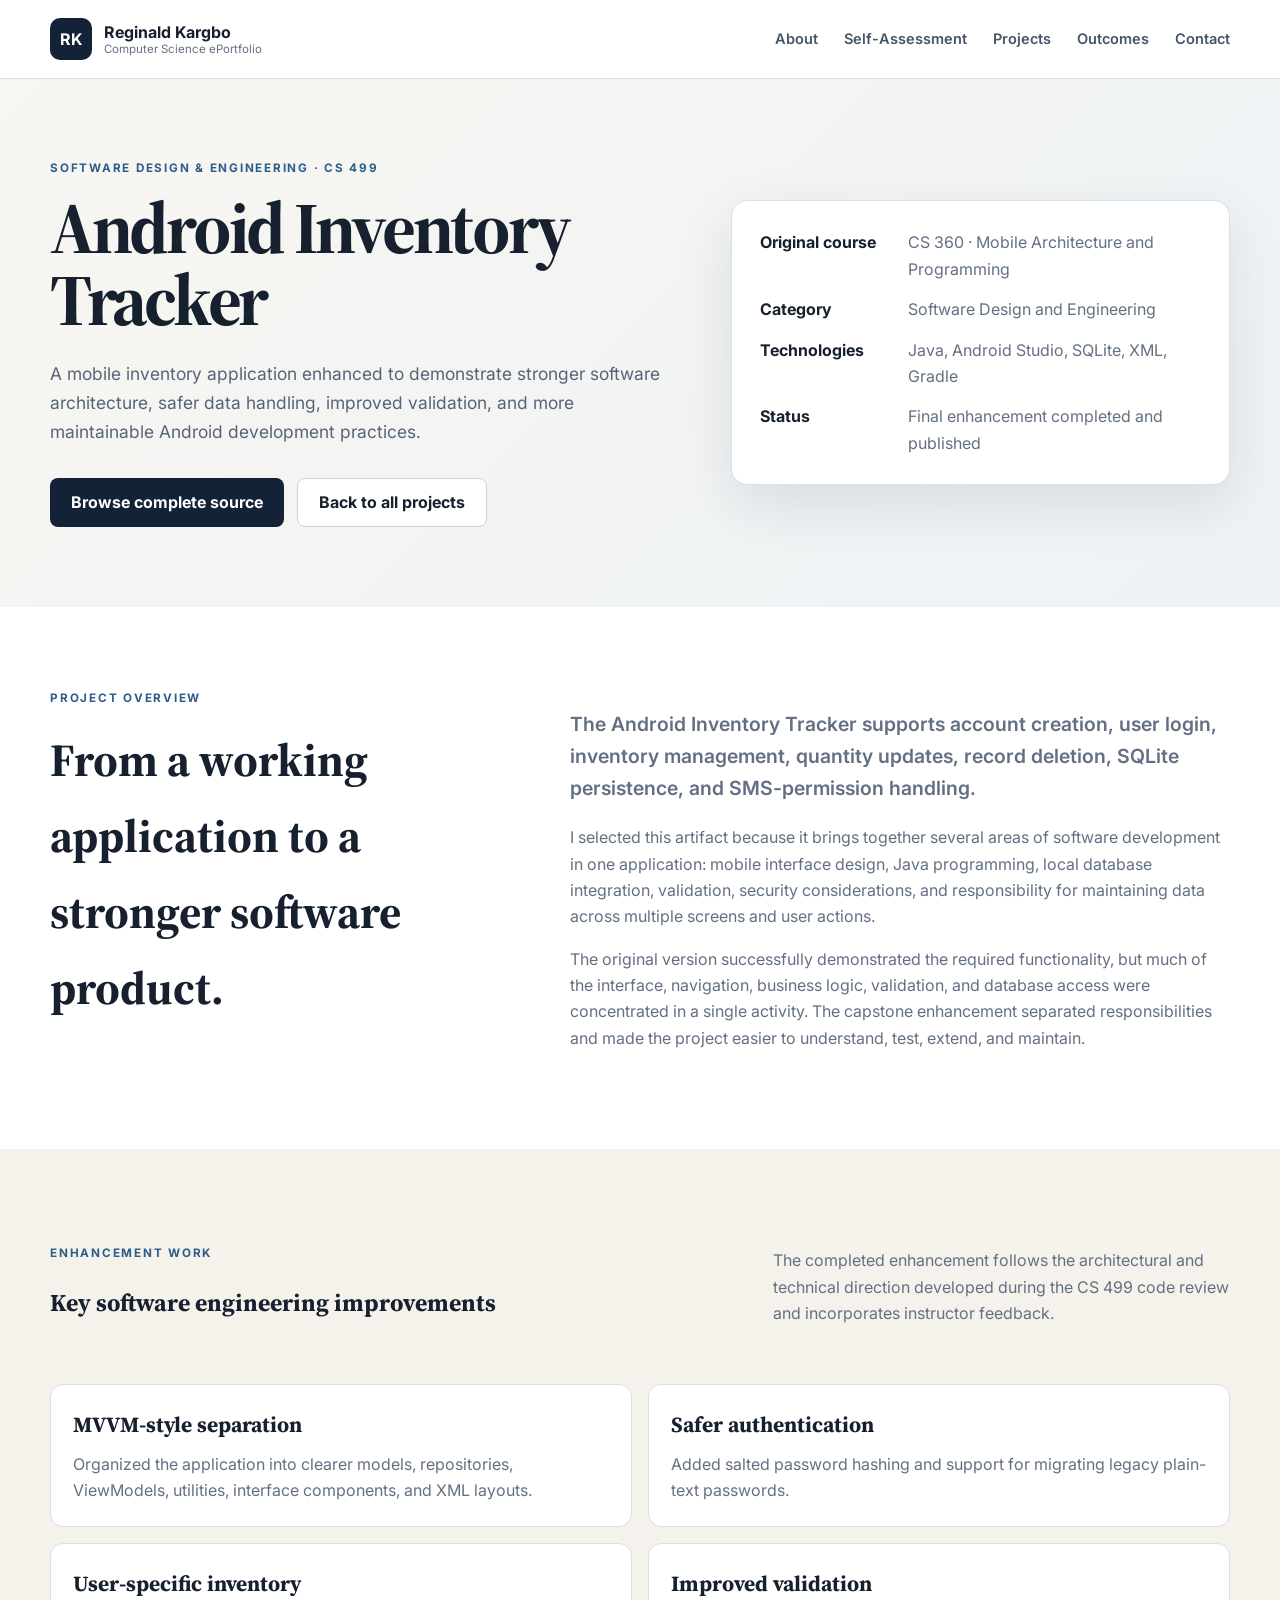
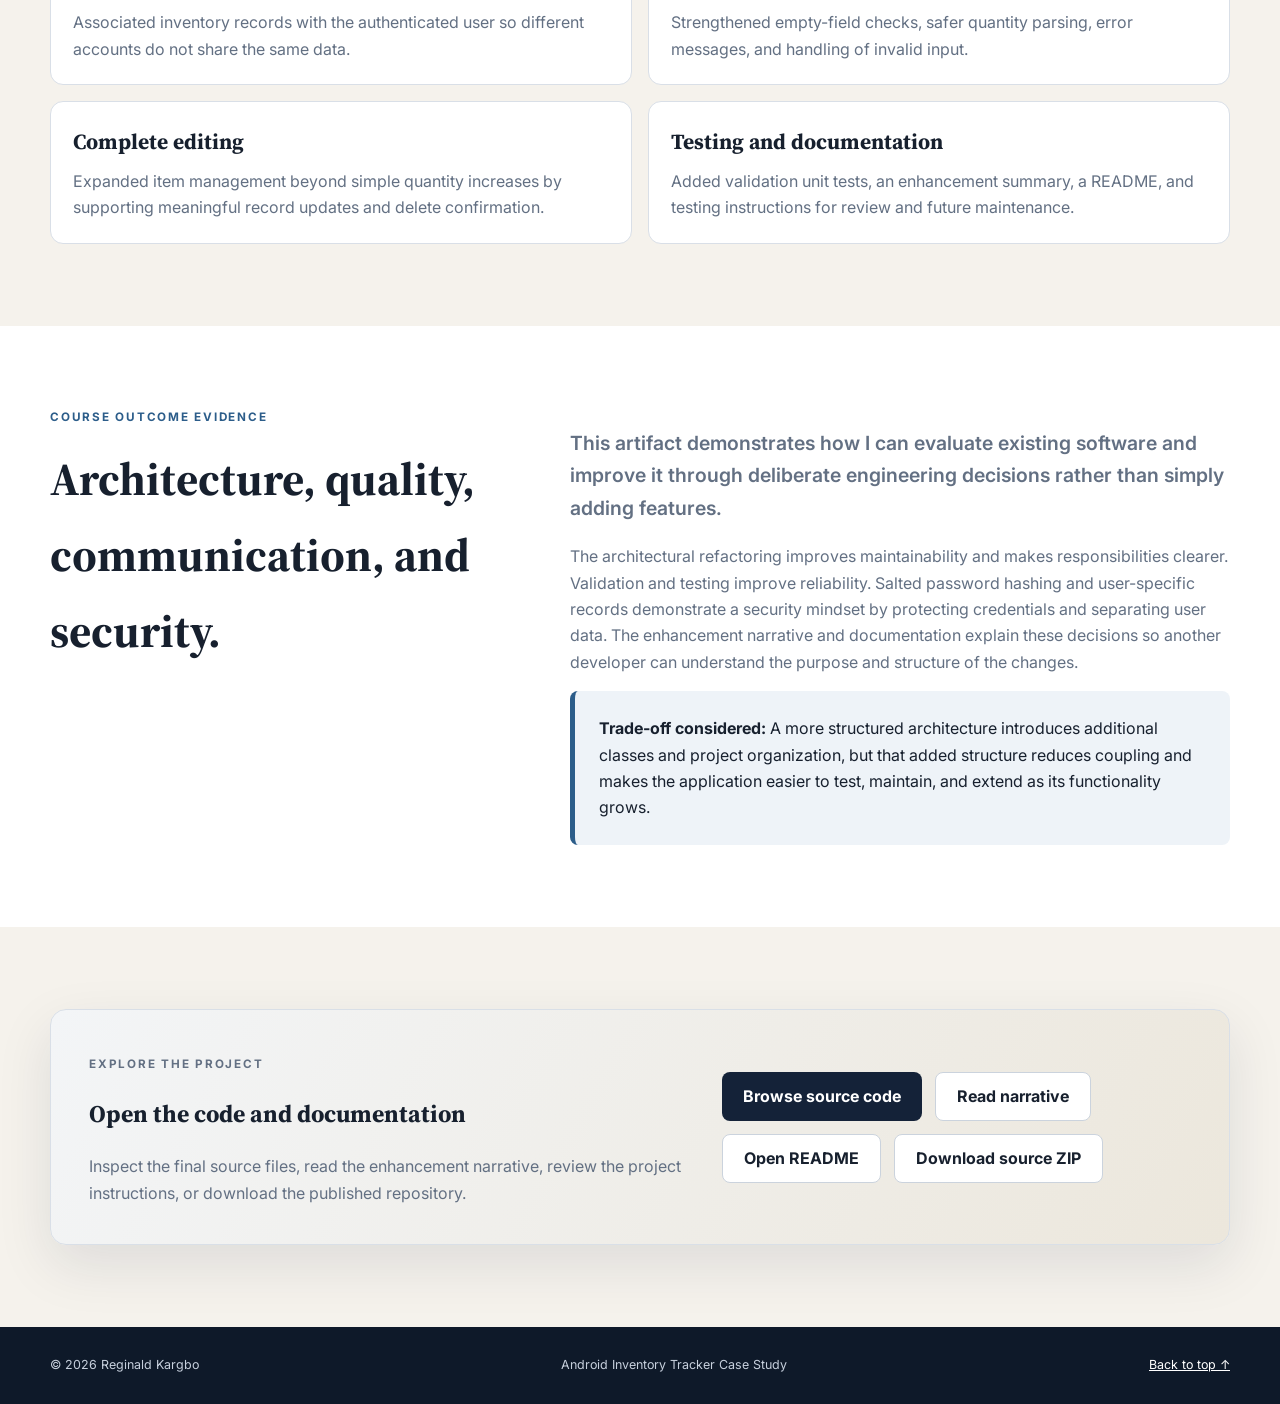
<file: android-inventory-tracker.html>
<!DOCTYPE html>
<html lang="en"><head><meta charset="UTF-8"><meta name="viewport" content="width=device-width,initial-scale=1"><meta name="description" content="Android Inventory Tracker case study by Reginald Kargbo"><title>Android Inventory Tracker | Reginald Kargbo</title><link rel="preconnect" href="https://fonts.googleapis.com"><link rel="preconnect" href="https://fonts.gstatic.com" crossorigin><link href="https://fonts.googleapis.com/css2?family=Inter:wght@400;500;600;700&family=Source+Serif+4:wght@600;700&display=swap" rel="stylesheet"><link rel="stylesheet" href="styles.css"></head><body>
<header class="site-header"><div class="container nav"><a class="brand" href="index.html#home"><span>RK</span><div><strong>Reginald Kargbo</strong><small>Computer Science ePortfolio</small></div></a><nav><a href="index.html#about">About</a><a href="index.html#self-assessment">Self-Assessment</a><a href="index.html#projects">Projects</a><a href="index.html#outcomes">Outcomes</a><a href="index.html#contact">Contact</a></nav></div></header><main>
<section class="case-hero"><div class="container case-hero-grid"><div><p class="eyebrow">Software Design & Engineering · CS 499</p><h1>Android Inventory Tracker</h1><p class="lead">A mobile inventory application enhanced to demonstrate stronger software architecture, safer data handling, improved validation, and more maintainable Android development practices.</p><div class="actions"><a class="btn primary" href="https://github.com/reginald441/CS499-Computer-Science-Capstone/tree/main/projects/android-inventory-tracker" target="_blank">Browse complete source</a><a class="btn secondary" href="index.html#projects">Back to all projects</a></div></div><aside class="case-summary"><dl><dt>Original course</dt><dd>CS 360 · Mobile Architecture and Programming</dd><dt>Category</dt><dd>Software Design and Engineering</dd><dt>Technologies</dt><dd>Java, Android Studio, SQLite, XML, Gradle</dd><dt>Status</dt><dd>Final enhancement completed and published</dd></dl></aside></div></section>
<section class="case-section"><div class="container case-grid"><div><p class="label">Project overview</p><h2>From a working application to a stronger software product.</h2></div><div class="case-copy"><p class="large">The Android Inventory Tracker supports account creation, user login, inventory management, quantity updates, record deletion, SQLite persistence, and SMS-permission handling.</p><p>I selected this artifact because it brings together several areas of software development in one application: mobile interface design, Java programming, local database integration, validation, security considerations, and responsibility for maintaining data across multiple screens and user actions.</p><p>The original version successfully demonstrated the required functionality, but much of the interface, navigation, business logic, validation, and database access were concentrated in a single activity. The capstone enhancement separated responsibilities and made the project easier to understand, test, extend, and maintain.</p></div></div></section>
<section class="case-section alt"><div class="container"><div class="section-head"><div><p class="label">Enhancement work</p><h2>Key software engineering improvements</h2></div><p>The completed enhancement follows the architectural and technical direction developed during the CS 499 code review and incorporates instructor feedback.</p></div><div class="feature-list"><div class="feature-card"><h3>MVVM-style separation</h3><p>Organized the application into clearer models, repositories, ViewModels, utilities, interface components, and XML layouts.</p></div><div class="feature-card"><h3>Safer authentication</h3><p>Added salted password hashing and support for migrating legacy plain-text passwords.</p></div><div class="feature-card"><h3>User-specific inventory</h3><p>Associated inventory records with the authenticated user so different accounts do not share the same data.</p></div><div class="feature-card"><h3>Improved validation</h3><p>Strengthened empty-field checks, safer quantity parsing, error messages, and handling of invalid input.</p></div><div class="feature-card"><h3>Complete editing</h3><p>Expanded item management beyond simple quantity increases by supporting meaningful record updates and delete confirmation.</p></div><div class="feature-card"><h3>Testing and documentation</h3><p>Added validation unit tests, an enhancement summary, a README, and testing instructions for review and future maintenance.</p></div></div></div></section>
<section class="case-section"><div class="container case-grid"><div><p class="label">Course outcome evidence</p><h2>Architecture, quality, communication, and security.</h2></div><div class="case-copy"><p class="large">This artifact demonstrates how I can evaluate existing software and improve it through deliberate engineering decisions rather than simply adding features.</p><p>The architectural refactoring improves maintainability and makes responsibilities clearer. Validation and testing improve reliability. Salted password hashing and user-specific records demonstrate a security mindset by protecting credentials and separating user data. The enhancement narrative and documentation explain these decisions so another developer can understand the purpose and structure of the changes.</p><div class="milestone-note"><strong>Trade-off considered:</strong> A more structured architecture introduces additional classes and project organization, but that added structure reduces coupling and makes the application easier to test, maintain, and extend as its functionality grows.</div></div></div></section>
<section class="case-section alt"><div class="container download-panel"><div><p class="label">Explore the project</p><h2>Open the code and documentation</h2><p>Inspect the final source files, read the enhancement narrative, review the project instructions, or download the published repository.</p></div><div class="contact-actions"><a class="btn primary" href="https://github.com/reginald441/CS499-Computer-Science-Capstone/tree/main/projects/android-inventory-tracker" target="_blank">Browse source code</a><a class="btn secondary" href="https://github.com/reginald441/CS499-Computer-Science-Capstone/blob/main/projects/android-inventory-tracker/ENHANCEMENT_NARRATIVE.md" target="_blank">Read narrative</a><a class="btn secondary" href="https://github.com/reginald441/CS499-Computer-Science-Capstone/blob/main/projects/android-inventory-tracker/README.md" target="_blank">Open README</a><a class="btn secondary" href="https://github.com/reginald441/CS499-Computer-Science-Capstone/archive/refs/heads/main.zip">Download source ZIP</a></div></div></section></main><footer><div class="container foot"><span>© 2026 Reginald Kargbo</span><span>Android Inventory Tracker Case Study</span><a href="#top">Back to top ↑</a></div></footer></body></html>
</file>
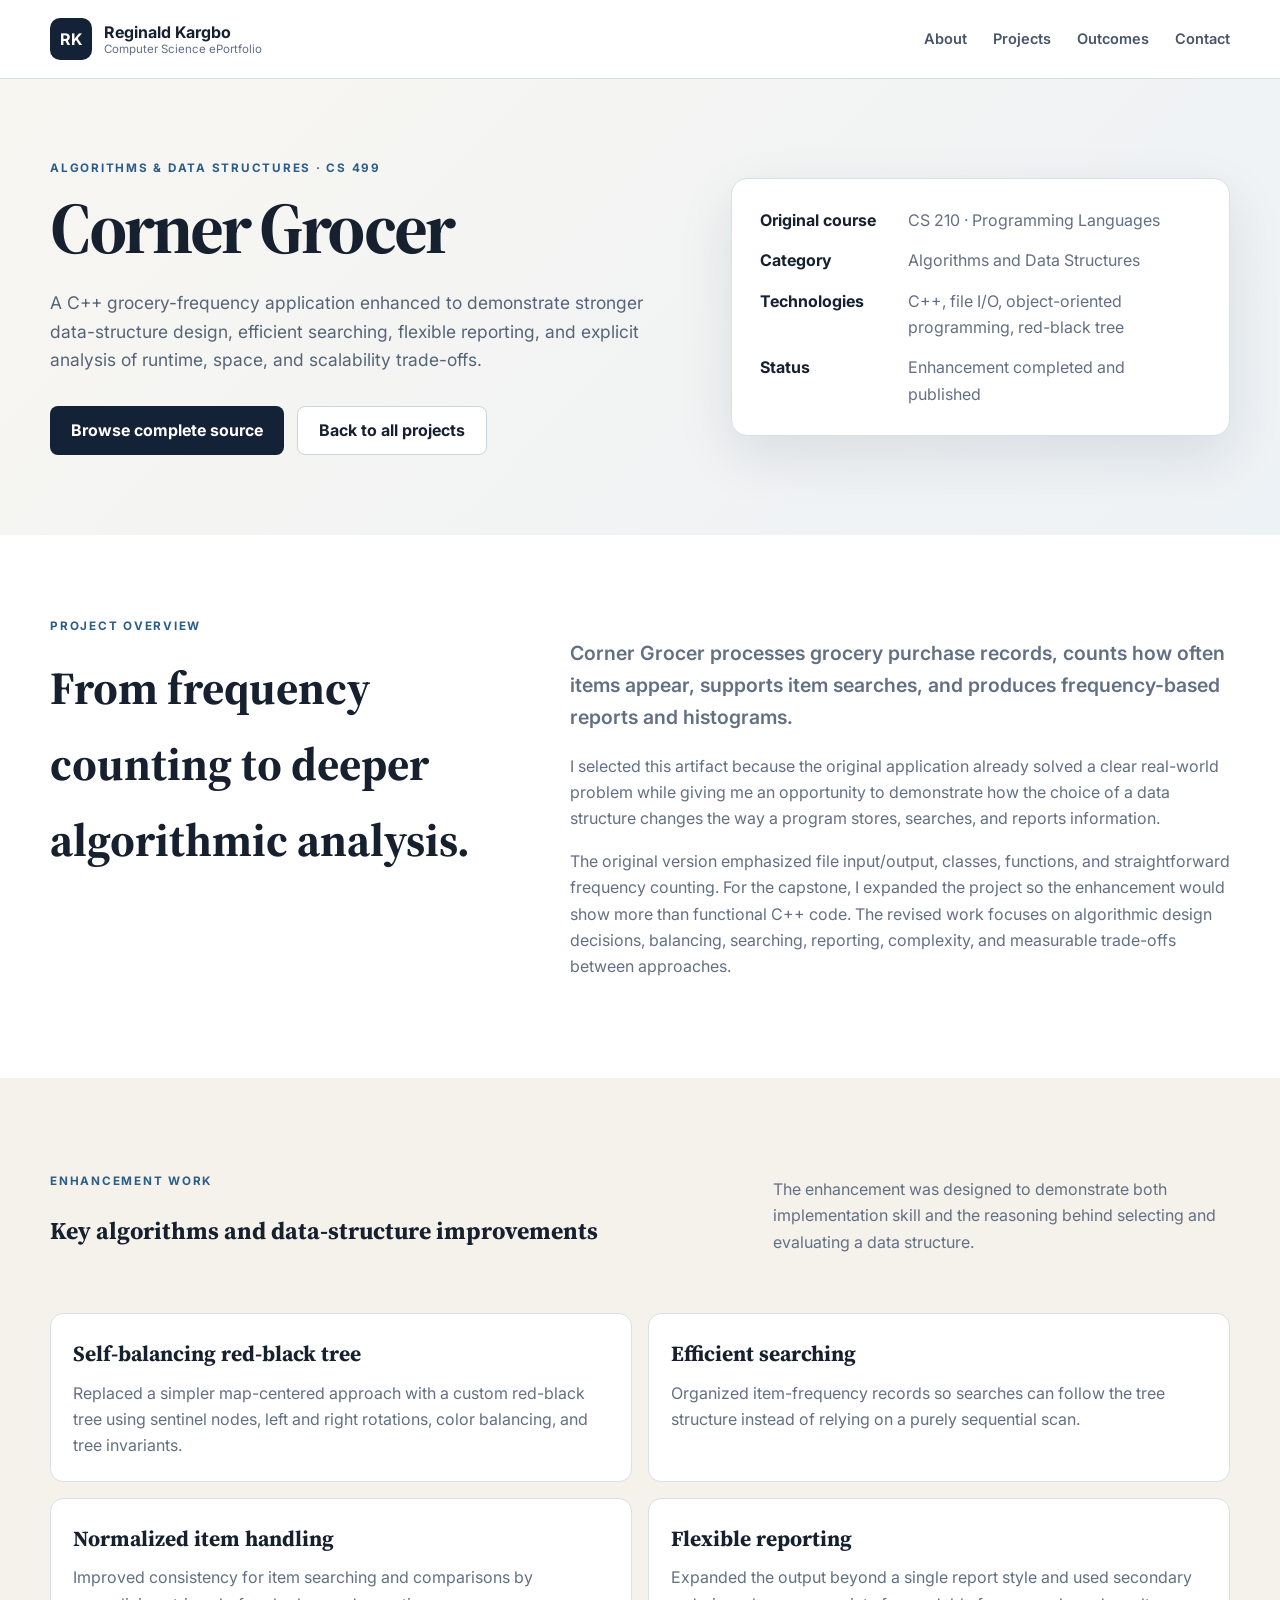
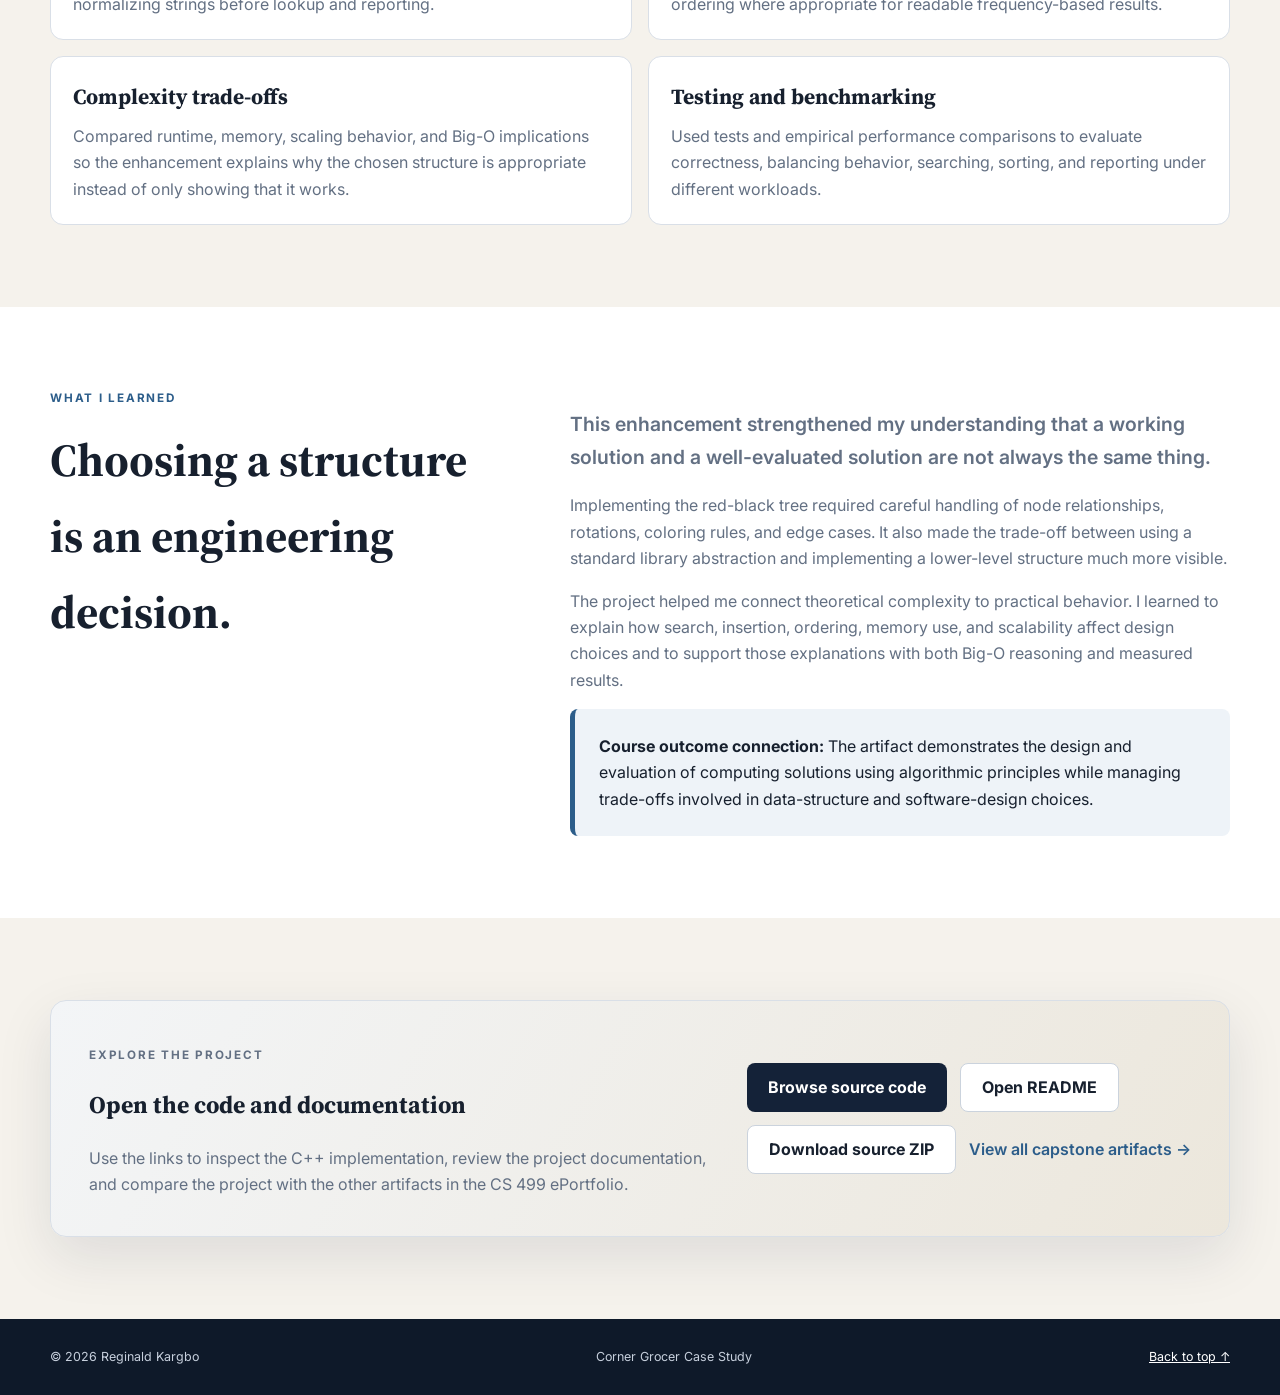
<file: corner-grocer.html>
<!DOCTYPE html>
<html lang="en">
<head>
<meta charset="UTF-8"><meta name="viewport" content="width=device-width,initial-scale=1">
<meta name="description" content="Corner Grocer algorithms and data structures case study by Reginald Kargbo">
<title>Corner Grocer | Reginald Kargbo</title>
<link rel="preconnect" href="https://fonts.googleapis.com"><link rel="preconnect" href="https://fonts.gstatic.com" crossorigin>
<link href="https://fonts.googleapis.com/css2?family=Inter:wght@400;500;600;700&family=Source+Serif+4:wght@600;700&display=swap" rel="stylesheet">
<link rel="stylesheet" href="styles.css">
</head>
<body>
<header class="site-header"><div class="container nav">
<a class="brand" href="index.html#home"><span>RK</span><div><strong>Reginald Kargbo</strong><small>Computer Science ePortfolio</small></div></a>
<nav><a href="index.html#about">About</a><a href="index.html#projects">Projects</a><a href="index.html#outcomes">Outcomes</a><a href="index.html#contact">Contact</a></nav>
</div></header>
<main>
<section class="case-hero"><div class="container case-hero-grid">
<div><p class="eyebrow">Algorithms & Data Structures · CS 499</p><h1>Corner Grocer</h1><p class="lead">A C++ grocery-frequency application enhanced to demonstrate stronger data-structure design, efficient searching, flexible reporting, and explicit analysis of runtime, space, and scalability trade-offs.</p><div class="actions"><a class="btn primary" href="https://github.com/reginald441/corner-grocer-cpp" target="_blank" rel="noopener noreferrer">Browse complete source</a><a class="btn secondary" href="index.html#projects">Back to all projects</a></div></div>
<aside class="case-summary"><dl><dt>Original course</dt><dd>CS 210 · Programming Languages</dd><dt>Category</dt><dd>Algorithms and Data Structures</dd><dt>Technologies</dt><dd>C++, file I/O, object-oriented programming, red-black tree</dd><dt>Status</dt><dd>Enhancement completed and published</dd></dl></aside>
</div></section>
<section class="case-section"><div class="container case-grid"><div><p class="label">Project overview</p><h2>From frequency counting to deeper algorithmic analysis.</h2></div><div class="case-copy"><p class="large">Corner Grocer processes grocery purchase records, counts how often items appear, supports item searches, and produces frequency-based reports and histograms.</p><p>I selected this artifact because the original application already solved a clear real-world problem while giving me an opportunity to demonstrate how the choice of a data structure changes the way a program stores, searches, and reports information.</p><p>The original version emphasized file input/output, classes, functions, and straightforward frequency counting. For the capstone, I expanded the project so the enhancement would show more than functional C++ code. The revised work focuses on algorithmic design decisions, balancing, searching, reporting, complexity, and measurable trade-offs between approaches.</p></div></div></section>
<section class="case-section alt"><div class="container"><div class="section-head"><div><p class="label">Enhancement work</p><h2>Key algorithms and data-structure improvements</h2></div><p>The enhancement was designed to demonstrate both implementation skill and the reasoning behind selecting and evaluating a data structure.</p></div><div class="feature-list">
<div class="feature-card"><h3>Self-balancing red-black tree</h3><p>Replaced a simpler map-centered approach with a custom red-black tree using sentinel nodes, left and right rotations, color balancing, and tree invariants.</p></div>
<div class="feature-card"><h3>Efficient searching</h3><p>Organized item-frequency records so searches can follow the tree structure instead of relying on a purely sequential scan.</p></div>
<div class="feature-card"><h3>Normalized item handling</h3><p>Improved consistency for item searching and comparisons by normalizing strings before lookup and reporting.</p></div>
<div class="feature-card"><h3>Flexible reporting</h3><p>Expanded the output beyond a single report style and used secondary ordering where appropriate for readable frequency-based results.</p></div>
<div class="feature-card"><h3>Complexity trade-offs</h3><p>Compared runtime, memory, scaling behavior, and Big-O implications so the enhancement explains why the chosen structure is appropriate instead of only showing that it works.</p></div>
<div class="feature-card"><h3>Testing and benchmarking</h3><p>Used tests and empirical performance comparisons to evaluate correctness, balancing behavior, searching, sorting, and reporting under different workloads.</p></div>
</div></div></section>
<section class="case-section"><div class="container case-grid"><div><p class="label">What I learned</p><h2>Choosing a structure is an engineering decision.</h2></div><div class="case-copy"><p class="large">This enhancement strengthened my understanding that a working solution and a well-evaluated solution are not always the same thing.</p><p>Implementing the red-black tree required careful handling of node relationships, rotations, coloring rules, and edge cases. It also made the trade-off between using a standard library abstraction and implementing a lower-level structure much more visible.</p><p>The project helped me connect theoretical complexity to practical behavior. I learned to explain how search, insertion, ordering, memory use, and scalability affect design choices and to support those explanations with both Big-O reasoning and measured results.</p><div class="milestone-note"><strong>Course outcome connection:</strong> The artifact demonstrates the design and evaluation of computing solutions using algorithmic principles while managing trade-offs involved in data-structure and software-design choices.</div></div></div></section>
<section class="case-section alt"><div class="container download-panel"><div><p class="label">Explore the project</p><h2>Open the code and documentation</h2><p>Use the links to inspect the C++ implementation, review the project documentation, and compare the project with the other artifacts in the CS 499 ePortfolio.</p></div><div class="contact-actions"><a class="btn primary" href="https://github.com/reginald441/corner-grocer-cpp" target="_blank" rel="noopener noreferrer">Browse source code</a><a class="btn secondary" href="https://github.com/reginald441/corner-grocer-cpp/blob/main/README.md" target="_blank" rel="noopener noreferrer">Open README</a><a class="btn secondary" href="https://github.com/reginald441/corner-grocer-cpp/archive/refs/heads/main.zip">Download source ZIP</a><a class="text-link" href="index.html#projects">View all capstone artifacts →</a></div></div></section>
</main>
<footer><div class="container foot"><span>© 2026 Reginald Kargbo</span><span>Corner Grocer Case Study</span><a href="#top">Back to top ↑</a></div></footer>
</body></html>
</file>
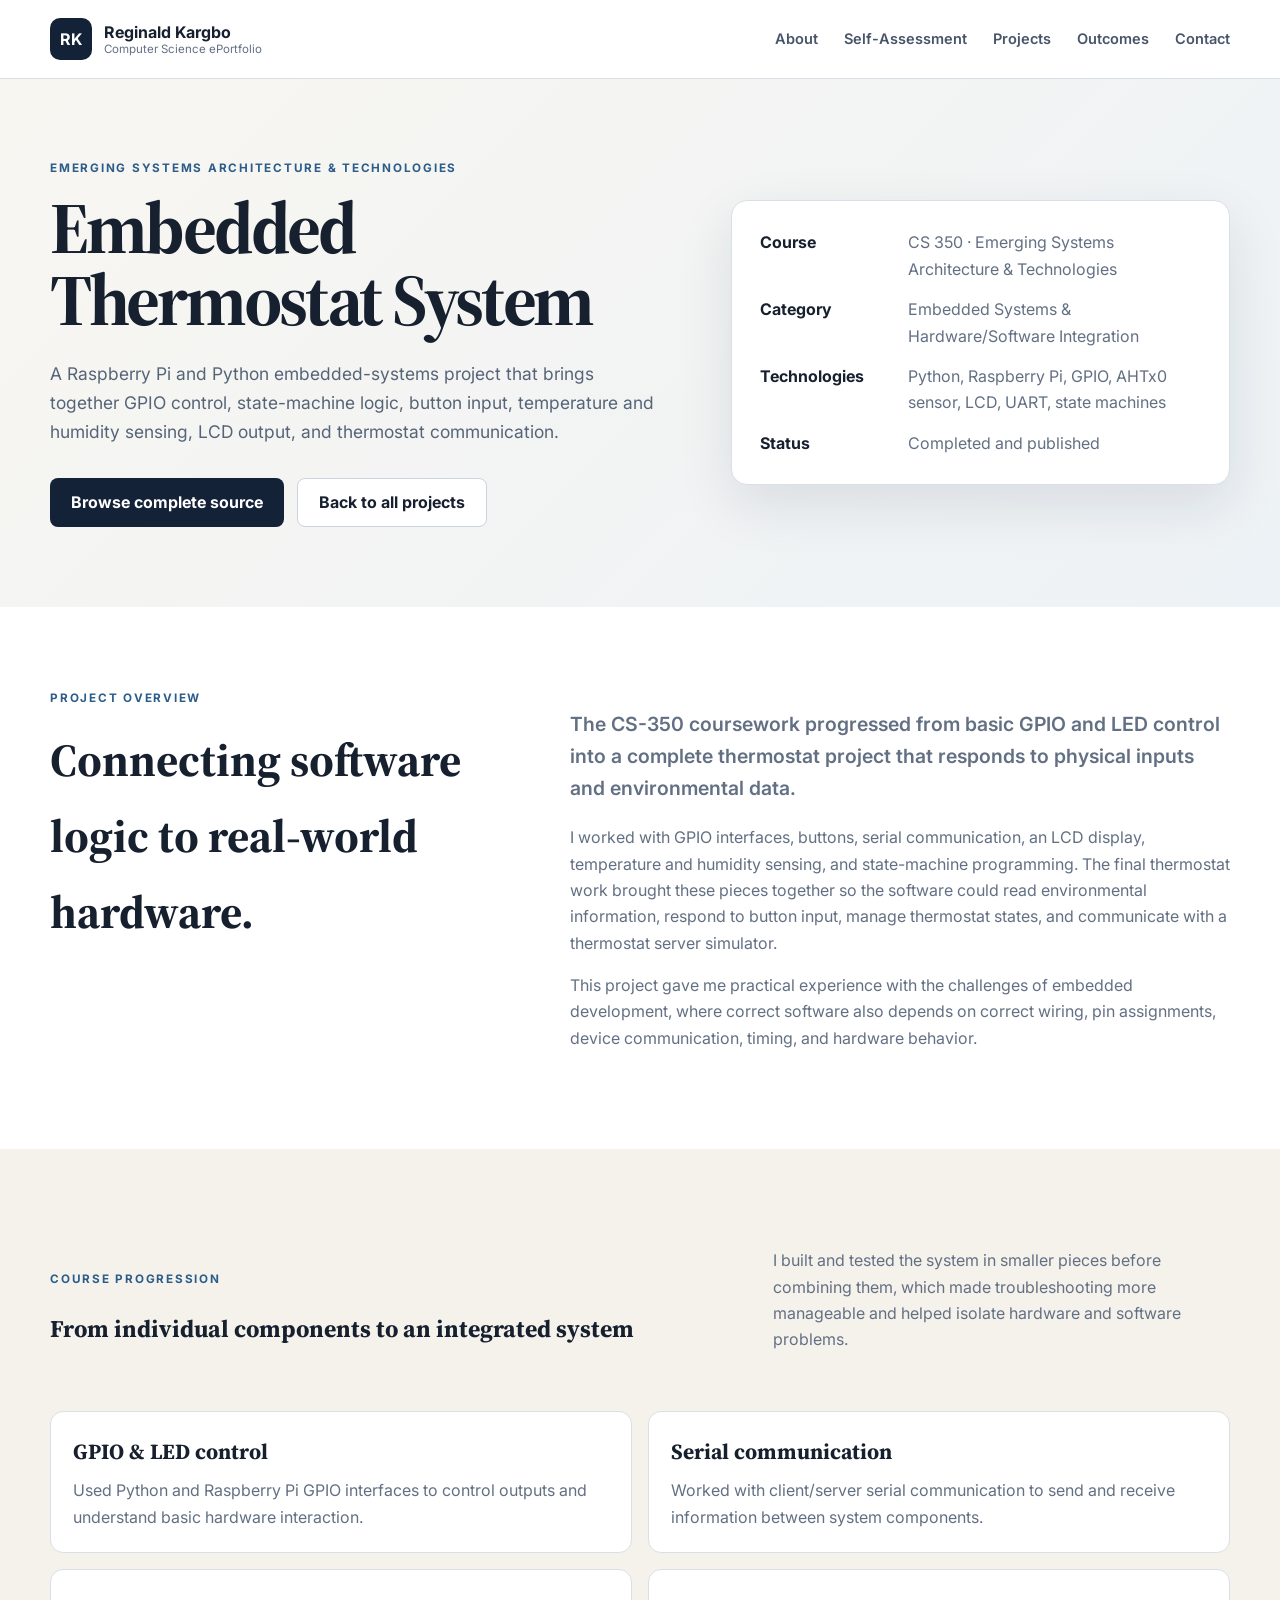
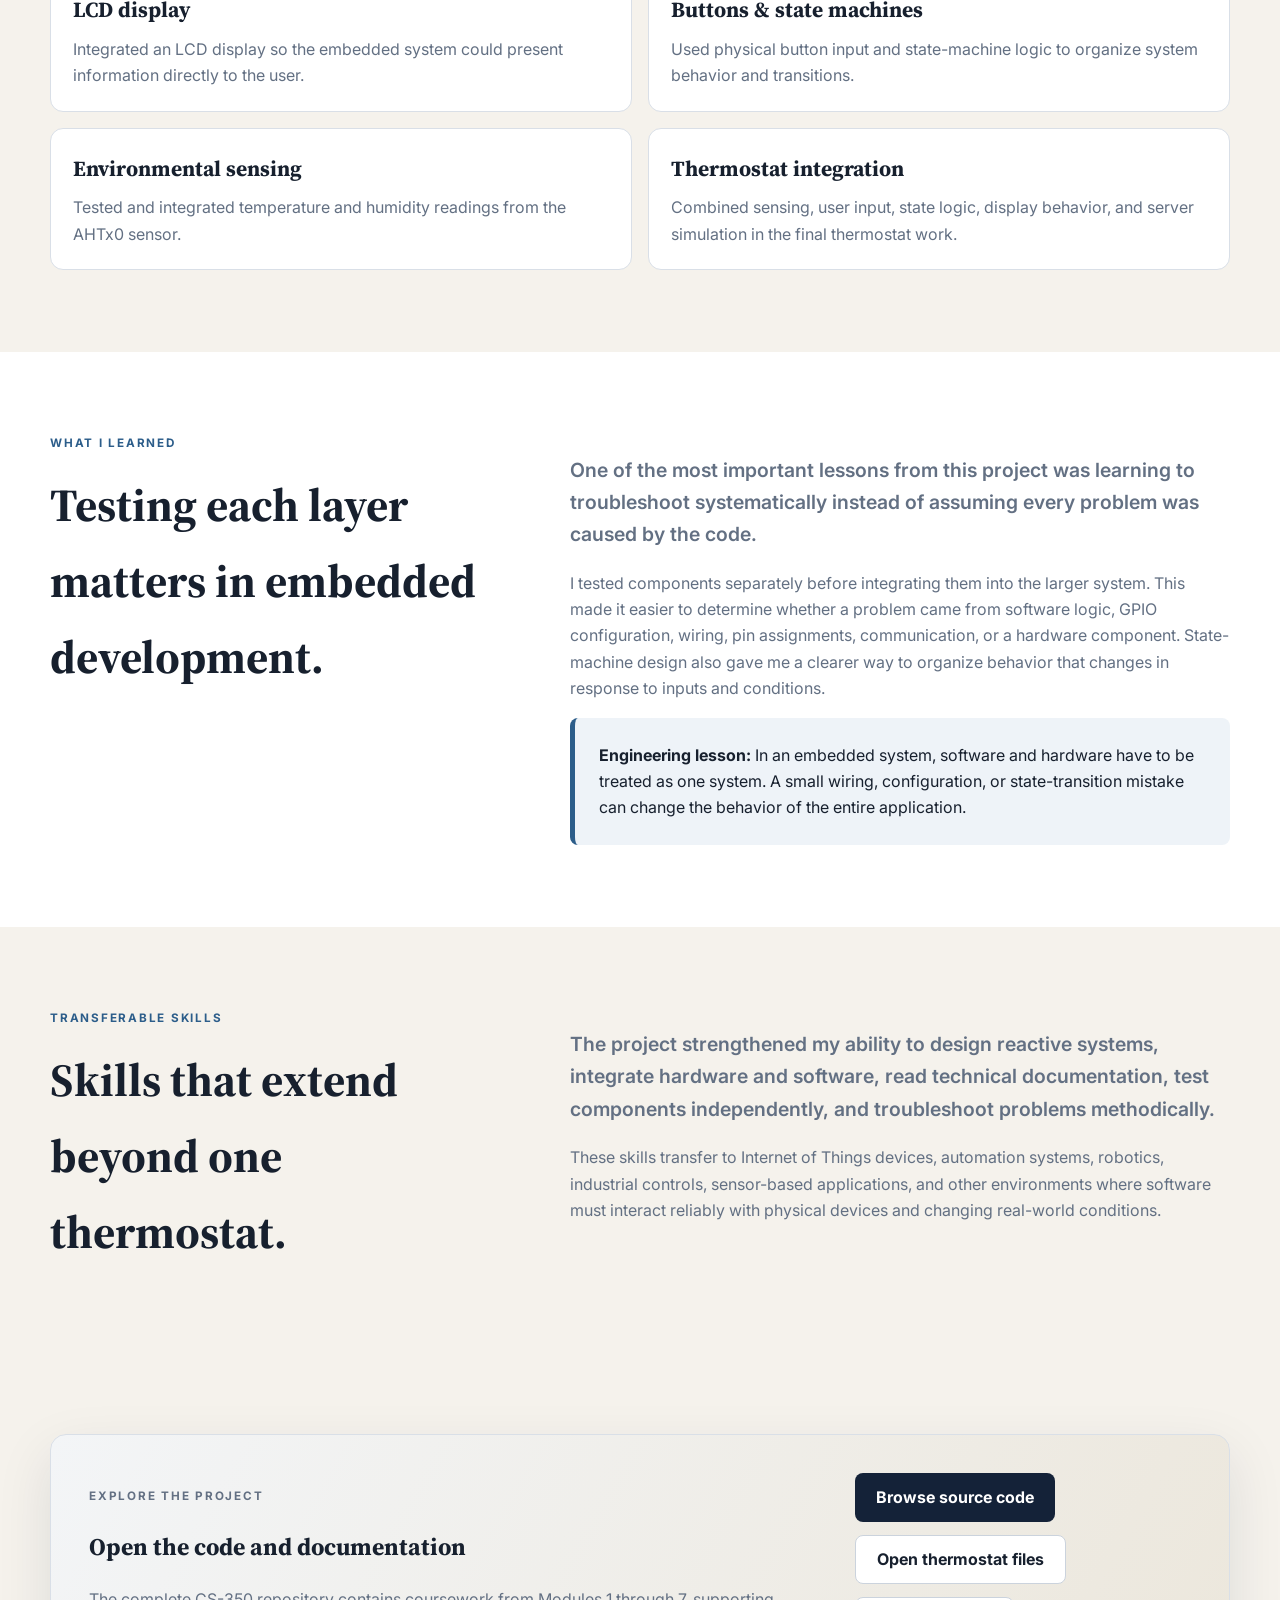
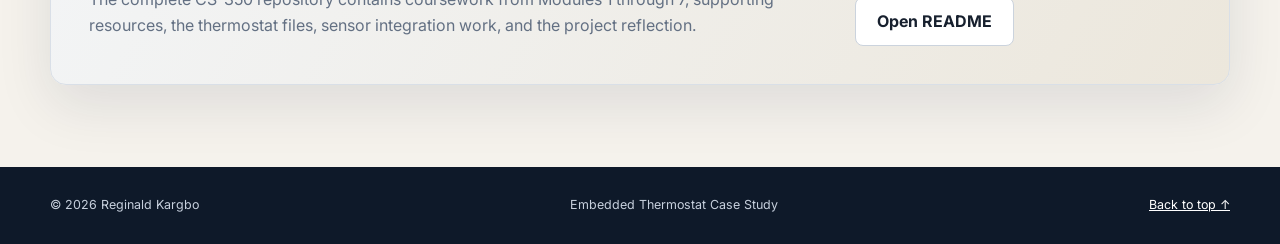
<file: embedded-thermostat.html>
<!DOCTYPE html>
<html lang="en"><head><meta charset="UTF-8"><meta name="viewport" content="width=device-width,initial-scale=1"><meta name="description" content="Embedded Thermostat case study by Reginald Kargbo"><title>Embedded Thermostat | Reginald Kargbo</title><link rel="preconnect" href="https://fonts.googleapis.com"><link rel="preconnect" href="https://fonts.gstatic.com" crossorigin><link href="https://fonts.googleapis.com/css2?family=Inter:wght@400;500;600;700&family=Source+Serif+4:wght@600;700&display=swap" rel="stylesheet"><link rel="stylesheet" href="styles.css"></head><body>
<header class="site-header"><div class="container nav"><a class="brand" href="index.html#home"><span>RK</span><div><strong>Reginald Kargbo</strong><small>Computer Science ePortfolio</small></div></a><nav><a href="index.html#about">About</a><a href="index.html#self-assessment">Self-Assessment</a><a href="index.html#projects">Projects</a><a href="index.html#outcomes">Outcomes</a><a href="index.html#contact">Contact</a></nav></div></header><main>
<section class="case-hero"><div class="container case-hero-grid"><div><p class="eyebrow">Emerging Systems Architecture & Technologies</p><h1>Embedded Thermostat System</h1><p class="lead">A Raspberry Pi and Python embedded-systems project that brings together GPIO control, state-machine logic, button input, temperature and humidity sensing, LCD output, and thermostat communication.</p><div class="actions"><a class="btn primary" href="https://github.com/reginald441/CS350-Emerging-Systems-Architecture" target="_blank">Browse complete source</a><a class="btn secondary" href="index.html#projects">Back to all projects</a></div></div><aside class="case-summary"><dl><dt>Course</dt><dd>CS 350 · Emerging Systems Architecture & Technologies</dd><dt>Category</dt><dd>Embedded Systems & Hardware/Software Integration</dd><dt>Technologies</dt><dd>Python, Raspberry Pi, GPIO, AHTx0 sensor, LCD, UART, state machines</dd><dt>Status</dt><dd>Completed and published</dd></dl></aside></div></section>
<section class="case-section"><div class="container case-grid"><div><p class="label">Project overview</p><h2>Connecting software logic to real-world hardware.</h2></div><div class="case-copy"><p class="large">The CS-350 coursework progressed from basic GPIO and LED control into a complete thermostat project that responds to physical inputs and environmental data.</p><p>I worked with GPIO interfaces, buttons, serial communication, an LCD display, temperature and humidity sensing, and state-machine programming. The final thermostat work brought these pieces together so the software could read environmental information, respond to button input, manage thermostat states, and communicate with a thermostat server simulator.</p><p>This project gave me practical experience with the challenges of embedded development, where correct software also depends on correct wiring, pin assignments, device communication, timing, and hardware behavior.</p></div></div></section>
<section class="case-section alt"><div class="container"><div class="section-head"><div><p class="label">Course progression</p><h2>From individual components to an integrated system</h2></div><p>I built and tested the system in smaller pieces before combining them, which made troubleshooting more manageable and helped isolate hardware and software problems.</p></div><div class="feature-list"><div class="feature-card"><h3>GPIO & LED control</h3><p>Used Python and Raspberry Pi GPIO interfaces to control outputs and understand basic hardware interaction.</p></div><div class="feature-card"><h3>Serial communication</h3><p>Worked with client/server serial communication to send and receive information between system components.</p></div><div class="feature-card"><h3>LCD display</h3><p>Integrated an LCD display so the embedded system could present information directly to the user.</p></div><div class="feature-card"><h3>Buttons & state machines</h3><p>Used physical button input and state-machine logic to organize system behavior and transitions.</p></div><div class="feature-card"><h3>Environmental sensing</h3><p>Tested and integrated temperature and humidity readings from the AHTx0 sensor.</p></div><div class="feature-card"><h3>Thermostat integration</h3><p>Combined sensing, user input, state logic, display behavior, and server simulation in the final thermostat work.</p></div></div></div></section>
<section class="case-section"><div class="container case-grid"><div><p class="label">What I learned</p><h2>Testing each layer matters in embedded development.</h2></div><div class="case-copy"><p class="large">One of the most important lessons from this project was learning to troubleshoot systematically instead of assuming every problem was caused by the code.</p><p>I tested components separately before integrating them into the larger system. This made it easier to determine whether a problem came from software logic, GPIO configuration, wiring, pin assignments, communication, or a hardware component. State-machine design also gave me a clearer way to organize behavior that changes in response to inputs and conditions.</p><div class="milestone-note"><strong>Engineering lesson:</strong> In an embedded system, software and hardware have to be treated as one system. A small wiring, configuration, or state-transition mistake can change the behavior of the entire application.</div></div></div></section>
<section class="case-section alt"><div class="container case-grid"><div><p class="label">Transferable skills</p><h2>Skills that extend beyond one thermostat.</h2></div><div class="case-copy"><p class="large">The project strengthened my ability to design reactive systems, integrate hardware and software, read technical documentation, test components independently, and troubleshoot problems methodically.</p><p>These skills transfer to Internet of Things devices, automation systems, robotics, industrial controls, sensor-based applications, and other environments where software must interact reliably with physical devices and changing real-world conditions.</p></div></div></section>
<section class="case-section alt"><div class="container download-panel"><div><p class="label">Explore the project</p><h2>Open the code and documentation</h2><p>The complete CS-350 repository contains coursework from Modules 1 through 7, supporting resources, the thermostat files, sensor integration work, and the project reflection.</p></div><div class="contact-actions"><a class="btn primary" href="https://github.com/reginald441/CS350-Emerging-Systems-Architecture" target="_blank">Browse source code</a><a class="btn secondary" href="https://github.com/reginald441/CS350-Emerging-Systems-Architecture/tree/main/Module-7" target="_blank">Open thermostat files</a><a class="btn secondary" href="https://github.com/reginald441/CS350-Emerging-Systems-Architecture#readme" target="_blank">Open README</a></div></div></section></main><footer><div class="container foot"><span>© 2026 Reginald Kargbo</span><span>Embedded Thermostat Case Study</span><a href="#top">Back to top ↑</a></div></footer></body></html>
</file>
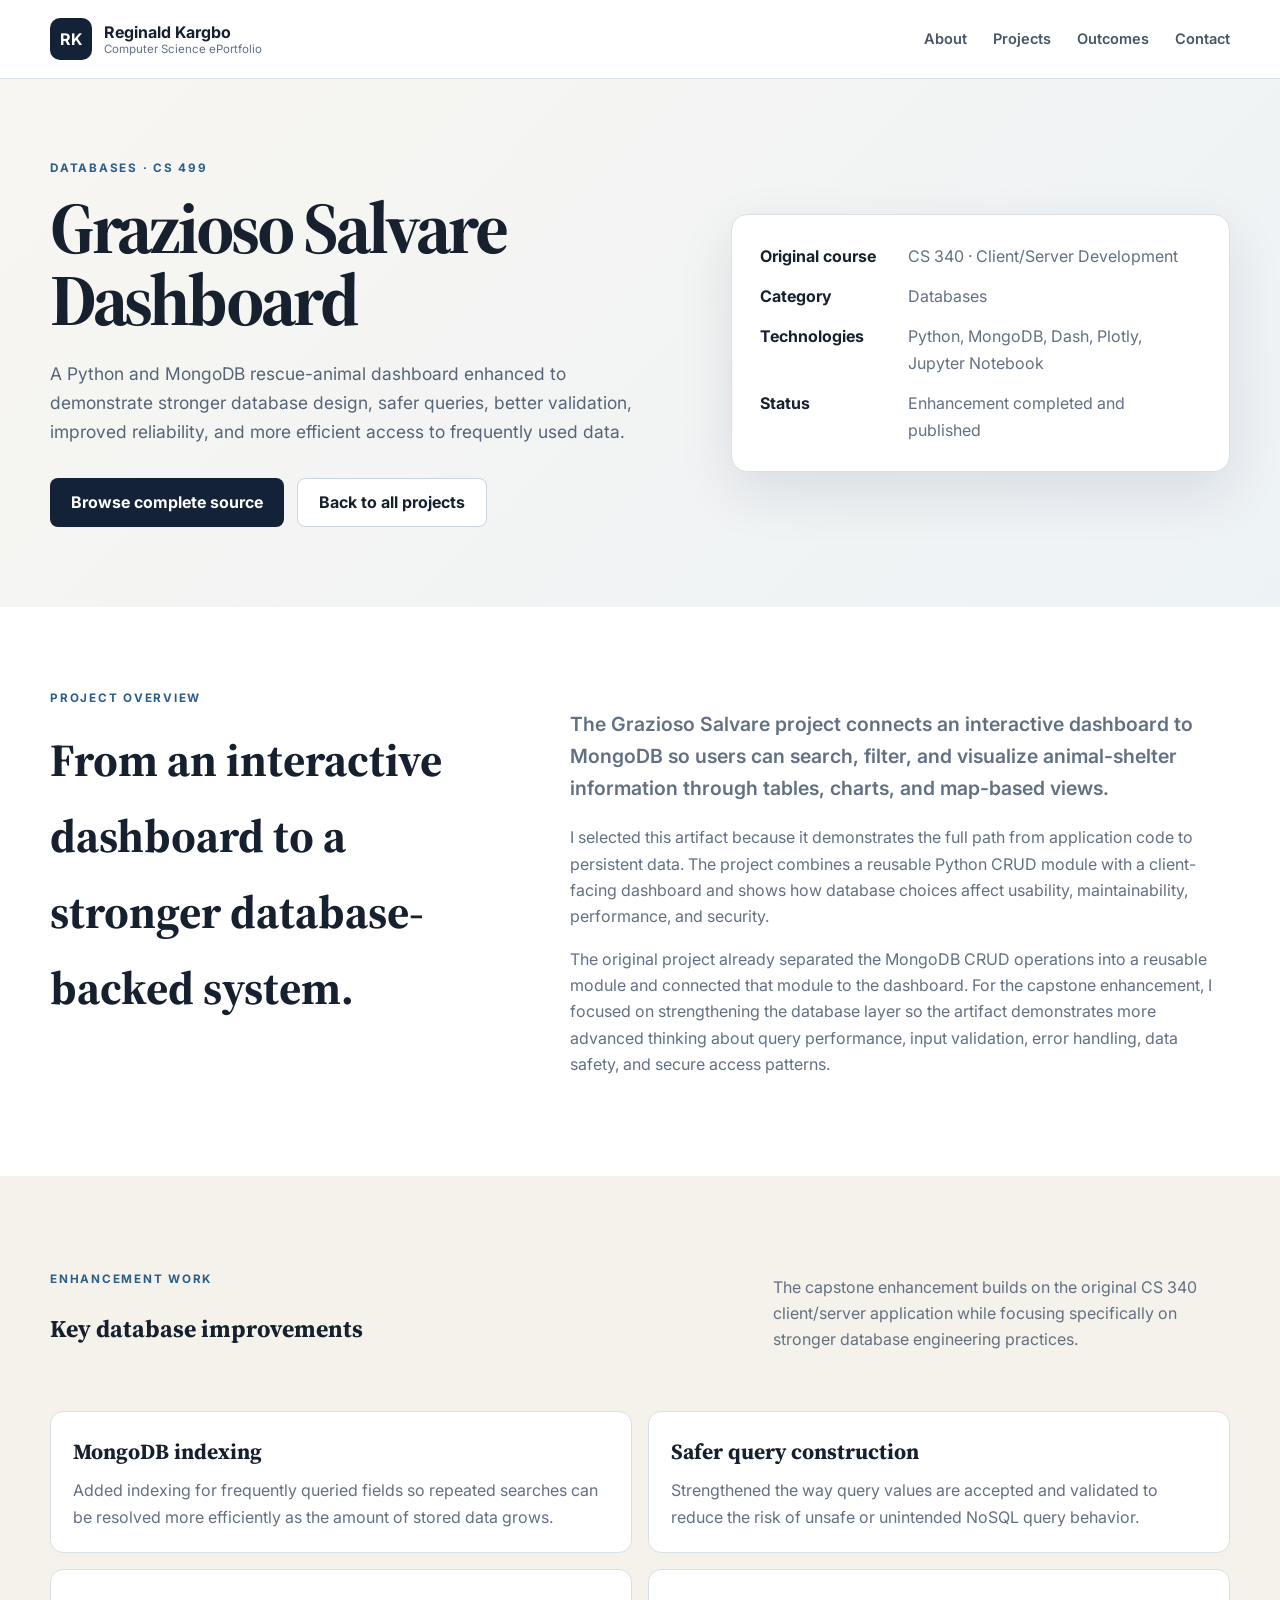
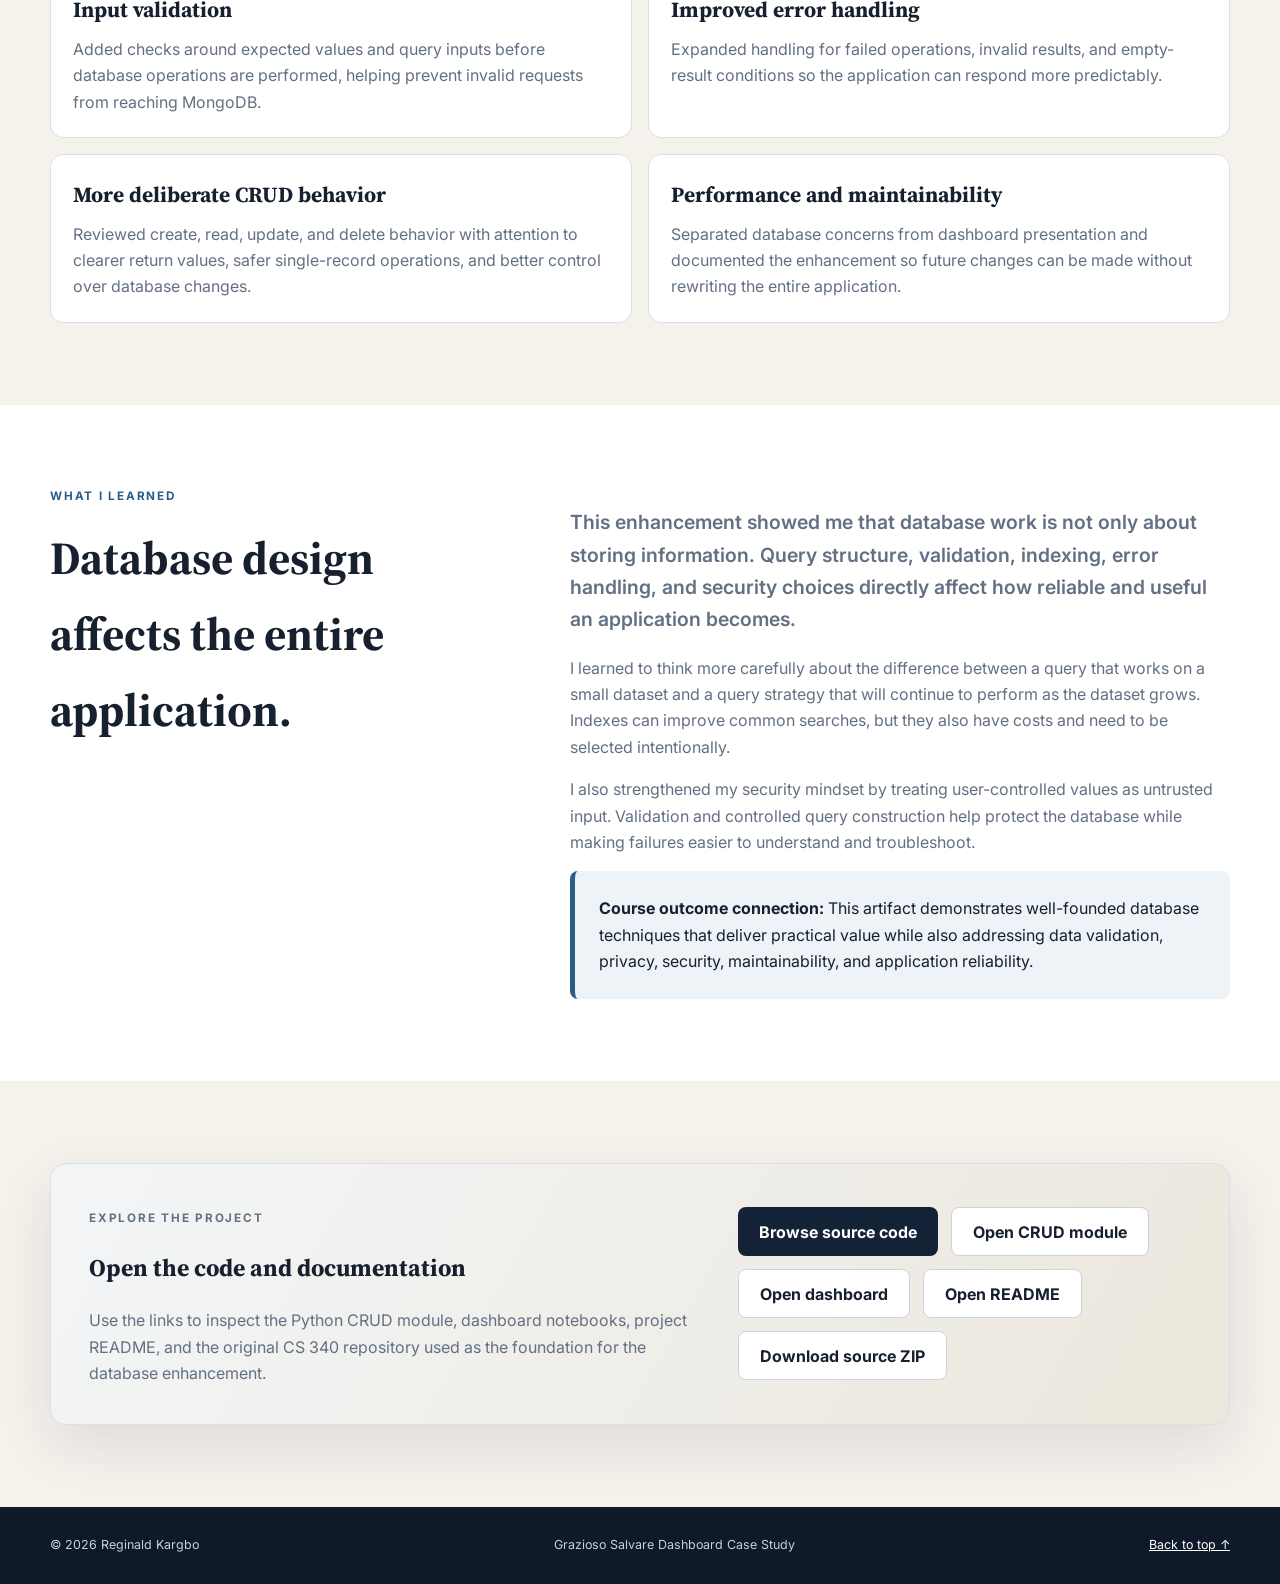
<file: grazioso-salvare-dashboard.html>
<!DOCTYPE html>
<html lang="en">
<head>
<meta charset="UTF-8"><meta name="viewport" content="width=device-width,initial-scale=1">
<meta name="description" content="Grazioso Salvare Dashboard database case study by Reginald Kargbo">
<title>Grazioso Salvare Dashboard | Reginald Kargbo</title>
<link rel="preconnect" href="https://fonts.googleapis.com"><link rel="preconnect" href="https://fonts.gstatic.com" crossorigin>
<link href="https://fonts.googleapis.com/css2?family=Inter:wght@400;500;600;700&family=Source+Serif+4:wght@600;700&display=swap" rel="stylesheet">
<link rel="stylesheet" href="styles.css">
</head>
<body>
<header class="site-header"><div class="container nav">
<a class="brand" href="index.html#home"><span>RK</span><div><strong>Reginald Kargbo</strong><small>Computer Science ePortfolio</small></div></a>
<nav><a href="index.html#about">About</a><a href="index.html#projects">Projects</a><a href="index.html#outcomes">Outcomes</a><a href="index.html#contact">Contact</a></nav>
</div></header>
<main>
<section class="case-hero"><div class="container case-hero-grid">
<div><p class="eyebrow">Databases · CS 499</p><h1>Grazioso Salvare Dashboard</h1><p class="lead">A Python and MongoDB rescue-animal dashboard enhanced to demonstrate stronger database design, safer queries, better validation, improved reliability, and more efficient access to frequently used data.</p><div class="actions"><a class="btn primary" href="https://github.com/reginald441/CS340-ProjectTwo" target="_blank" rel="noopener noreferrer">Browse complete source</a><a class="btn secondary" href="index.html#projects">Back to all projects</a></div></div>
<aside class="case-summary"><dl><dt>Original course</dt><dd>CS 340 · Client/Server Development</dd><dt>Category</dt><dd>Databases</dd><dt>Technologies</dt><dd>Python, MongoDB, Dash, Plotly, Jupyter Notebook</dd><dt>Status</dt><dd>Enhancement completed and published</dd></dl></aside>
</div></section>
<section class="case-section"><div class="container case-grid"><div><p class="label">Project overview</p><h2>From an interactive dashboard to a stronger database-backed system.</h2></div><div class="case-copy"><p class="large">The Grazioso Salvare project connects an interactive dashboard to MongoDB so users can search, filter, and visualize animal-shelter information through tables, charts, and map-based views.</p><p>I selected this artifact because it demonstrates the full path from application code to persistent data. The project combines a reusable Python CRUD module with a client-facing dashboard and shows how database choices affect usability, maintainability, performance, and security.</p><p>The original project already separated the MongoDB CRUD operations into a reusable module and connected that module to the dashboard. For the capstone enhancement, I focused on strengthening the database layer so the artifact demonstrates more advanced thinking about query performance, input validation, error handling, data safety, and secure access patterns.</p></div></div></section>
<section class="case-section alt"><div class="container"><div class="section-head"><div><p class="label">Enhancement work</p><h2>Key database improvements</h2></div><p>The capstone enhancement builds on the original CS 340 client/server application while focusing specifically on stronger database engineering practices.</p></div><div class="feature-list">
<div class="feature-card"><h3>MongoDB indexing</h3><p>Added indexing for frequently queried fields so repeated searches can be resolved more efficiently as the amount of stored data grows.</p></div>
<div class="feature-card"><h3>Safer query construction</h3><p>Strengthened the way query values are accepted and validated to reduce the risk of unsafe or unintended NoSQL query behavior.</p></div>
<div class="feature-card"><h3>Input validation</h3><p>Added checks around expected values and query inputs before database operations are performed, helping prevent invalid requests from reaching MongoDB.</p></div>
<div class="feature-card"><h3>Improved error handling</h3><p>Expanded handling for failed operations, invalid results, and empty-result conditions so the application can respond more predictably.</p></div>
<div class="feature-card"><h3>More deliberate CRUD behavior</h3><p>Reviewed create, read, update, and delete behavior with attention to clearer return values, safer single-record operations, and better control over database changes.</p></div>
<div class="feature-card"><h3>Performance and maintainability</h3><p>Separated database concerns from dashboard presentation and documented the enhancement so future changes can be made without rewriting the entire application.</p></div>
</div></div></section>
<section class="case-section"><div class="container case-grid"><div><p class="label">What I learned</p><h2>Database design affects the entire application.</h2></div><div class="case-copy"><p class="large">This enhancement showed me that database work is not only about storing information. Query structure, validation, indexing, error handling, and security choices directly affect how reliable and useful an application becomes.</p><p>I learned to think more carefully about the difference between a query that works on a small dataset and a query strategy that will continue to perform as the dataset grows. Indexes can improve common searches, but they also have costs and need to be selected intentionally.</p><p>I also strengthened my security mindset by treating user-controlled values as untrusted input. Validation and controlled query construction help protect the database while making failures easier to understand and troubleshoot.</p><div class="milestone-note"><strong>Course outcome connection:</strong> This artifact demonstrates well-founded database techniques that deliver practical value while also addressing data validation, privacy, security, maintainability, and application reliability.</div></div></div></section>
<section class="case-section alt"><div class="container download-panel"><div><p class="label">Explore the project</p><h2>Open the code and documentation</h2><p>Use the links to inspect the Python CRUD module, dashboard notebooks, project README, and the original CS 340 repository used as the foundation for the database enhancement.</p></div><div class="contact-actions"><a class="btn primary" href="https://github.com/reginald441/CS340-ProjectTwo" target="_blank" rel="noopener noreferrer">Browse source code</a><a class="btn secondary" href="https://github.com/reginald441/CS340-ProjectTwo/blob/main/CRUD_Python_Module.py" target="_blank" rel="noopener noreferrer">Open CRUD module</a><a class="btn secondary" href="https://github.com/reginald441/CS340-ProjectTwo/blob/main/ProjectTwoDashboard.ipynb" target="_blank" rel="noopener noreferrer">Open dashboard</a><a class="btn secondary" href="https://github.com/reginald441/CS340-ProjectTwo/blob/main/README.md" target="_blank" rel="noopener noreferrer">Open README</a><a class="btn secondary" href="https://github.com/reginald441/CS340-ProjectTwo/archive/refs/heads/main.zip">Download source ZIP</a></div></div></section>
</main>
<footer><div class="container foot"><span>© 2026 Reginald Kargbo</span><span>Grazioso Salvare Dashboard Case Study</span><a href="#top">Back to top ↑</a></div></footer>
</body></html>
</file>
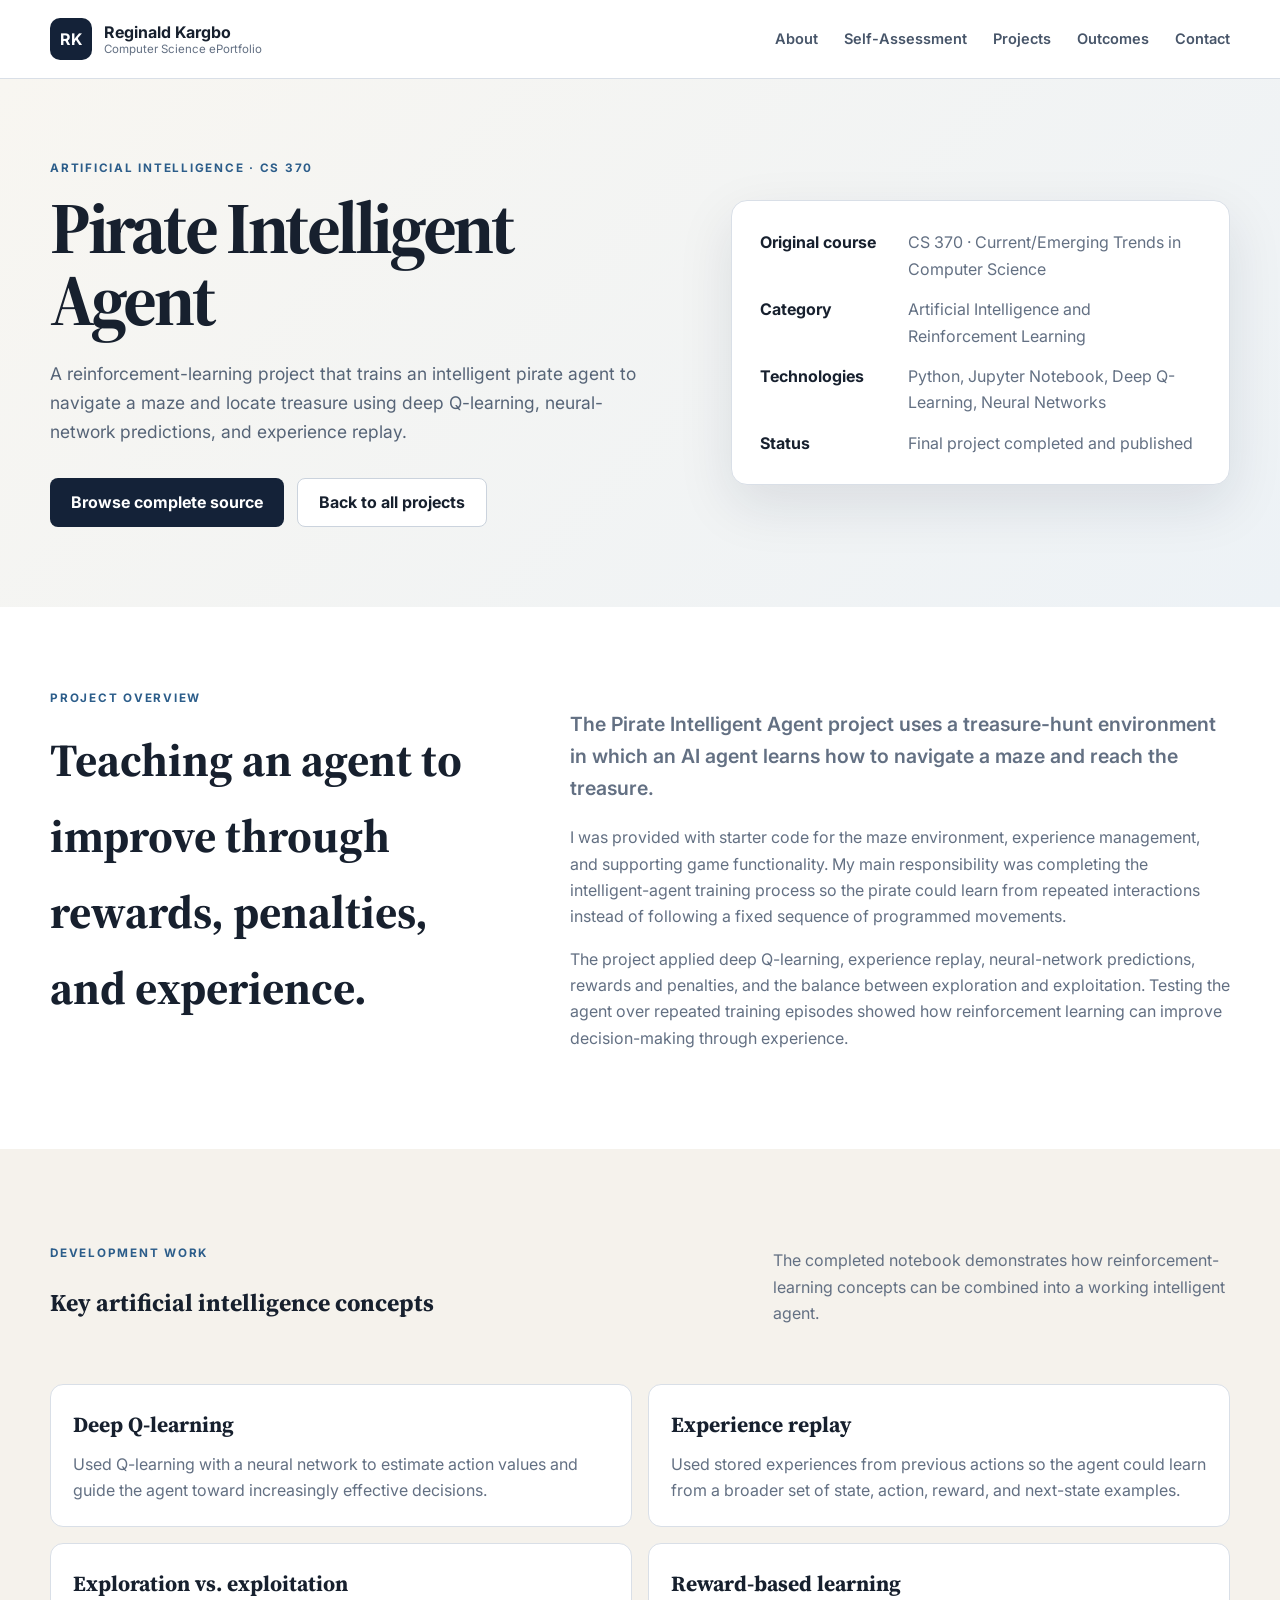
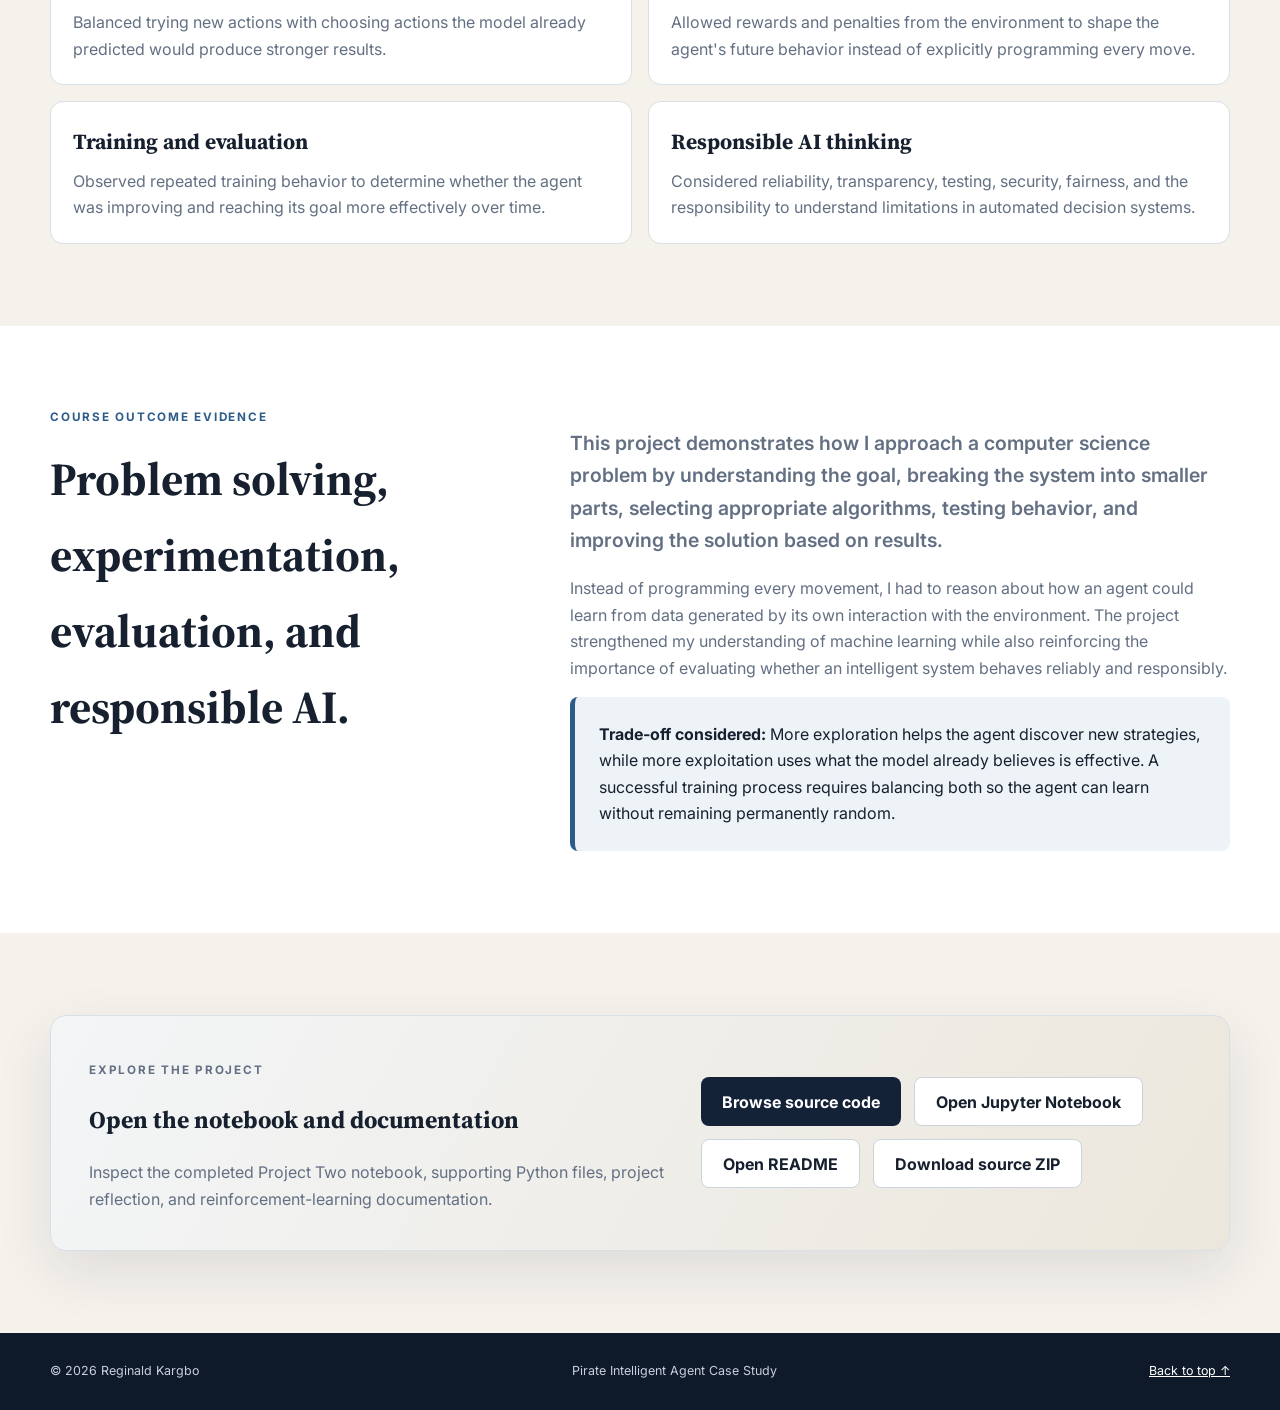
<file: pirate-intelligent-agent.html>
<!DOCTYPE html>
<html lang="en"><head><meta charset="UTF-8"><meta name="viewport" content="width=device-width,initial-scale=1"><meta name="description" content="Pirate Intelligent Agent case study by Reginald Kargbo"><title>Pirate Intelligent Agent | Reginald Kargbo</title><link rel="preconnect" href="https://fonts.googleapis.com"><link rel="preconnect" href="https://fonts.gstatic.com" crossorigin><link href="https://fonts.googleapis.com/css2?family=Inter:wght@400;500;600;700&family=Source+Serif+4:wght@600;700&display=swap" rel="stylesheet"><link rel="stylesheet" href="styles.css"></head><body>
<header class="site-header"><div class="container nav"><a class="brand" href="index.html#home"><span>RK</span><div><strong>Reginald Kargbo</strong><small>Computer Science ePortfolio</small></div></a><nav><a href="index.html#about">About</a><a href="index.html#self-assessment">Self-Assessment</a><a href="index.html#projects">Projects</a><a href="index.html#outcomes">Outcomes</a><a href="index.html#contact">Contact</a></nav></div></header><main>
<section class="case-hero"><div class="container case-hero-grid"><div><p class="eyebrow">Artificial Intelligence · CS 370</p><h1>Pirate Intelligent Agent</h1><p class="lead">A reinforcement-learning project that trains an intelligent pirate agent to navigate a maze and locate treasure using deep Q-learning, neural-network predictions, and experience replay.</p><div class="actions"><a class="btn primary" href="https://github.com/reginald441/CS370-Emerging-Trends-CS" target="_blank">Browse complete source</a><a class="btn secondary" href="index.html#projects">Back to all projects</a></div></div><aside class="case-summary"><dl><dt>Original course</dt><dd>CS 370 · Current/Emerging Trends in Computer Science</dd><dt>Category</dt><dd>Artificial Intelligence and Reinforcement Learning</dd><dt>Technologies</dt><dd>Python, Jupyter Notebook, Deep Q-Learning, Neural Networks</dd><dt>Status</dt><dd>Final project completed and published</dd></dl></aside></div></section>
<section class="case-section"><div class="container case-grid"><div><p class="label">Project overview</p><h2>Teaching an agent to improve through rewards, penalties, and experience.</h2></div><div class="case-copy"><p class="large">The Pirate Intelligent Agent project uses a treasure-hunt environment in which an AI agent learns how to navigate a maze and reach the treasure.</p><p>I was provided with starter code for the maze environment, experience management, and supporting game functionality. My main responsibility was completing the intelligent-agent training process so the pirate could learn from repeated interactions instead of following a fixed sequence of programmed movements.</p><p>The project applied deep Q-learning, experience replay, neural-network predictions, rewards and penalties, and the balance between exploration and exploitation. Testing the agent over repeated training episodes showed how reinforcement learning can improve decision-making through experience.</p></div></div></section>
<section class="case-section alt"><div class="container"><div class="section-head"><div><p class="label">Development work</p><h2>Key artificial intelligence concepts</h2></div><p>The completed notebook demonstrates how reinforcement-learning concepts can be combined into a working intelligent agent.</p></div><div class="feature-list"><div class="feature-card"><h3>Deep Q-learning</h3><p>Used Q-learning with a neural network to estimate action values and guide the agent toward increasingly effective decisions.</p></div><div class="feature-card"><h3>Experience replay</h3><p>Used stored experiences from previous actions so the agent could learn from a broader set of state, action, reward, and next-state examples.</p></div><div class="feature-card"><h3>Exploration vs. exploitation</h3><p>Balanced trying new actions with choosing actions the model already predicted would produce stronger results.</p></div><div class="feature-card"><h3>Reward-based learning</h3><p>Allowed rewards and penalties from the environment to shape the agent's future behavior instead of explicitly programming every move.</p></div><div class="feature-card"><h3>Training and evaluation</h3><p>Observed repeated training behavior to determine whether the agent was improving and reaching its goal more effectively over time.</p></div><div class="feature-card"><h3>Responsible AI thinking</h3><p>Considered reliability, transparency, testing, security, fairness, and the responsibility to understand limitations in automated decision systems.</p></div></div></div></section>
<section class="case-section"><div class="container case-grid"><div><p class="label">Course outcome evidence</p><h2>Problem solving, experimentation, evaluation, and responsible AI.</h2></div><div class="case-copy"><p class="large">This project demonstrates how I approach a computer science problem by understanding the goal, breaking the system into smaller parts, selecting appropriate algorithms, testing behavior, and improving the solution based on results.</p><p>Instead of programming every movement, I had to reason about how an agent could learn from data generated by its own interaction with the environment. The project strengthened my understanding of machine learning while also reinforcing the importance of evaluating whether an intelligent system behaves reliably and responsibly.</p><div class="milestone-note"><strong>Trade-off considered:</strong> More exploration helps the agent discover new strategies, while more exploitation uses what the model already believes is effective. A successful training process requires balancing both so the agent can learn without remaining permanently random.</div></div></div></section>
<section class="case-section alt"><div class="container download-panel"><div><p class="label">Explore the project</p><h2>Open the notebook and documentation</h2><p>Inspect the completed Project Two notebook, supporting Python files, project reflection, and reinforcement-learning documentation.</p></div><div class="contact-actions"><a class="btn primary" href="https://github.com/reginald441/CS370-Emerging-Trends-CS" target="_blank">Browse source code</a><a class="btn secondary" href="https://github.com/reginald441/CS370-Emerging-Trends-CS/blob/main/Kargbo_Reginald_ProjectTwo.ipynb" target="_blank">Open Jupyter Notebook</a><a class="btn secondary" href="https://github.com/reginald441/CS370-Emerging-Trends-CS/blob/main/README.md" target="_blank">Open README</a><a class="btn secondary" href="https://github.com/reginald441/CS370-Emerging-Trends-CS/archive/refs/heads/main.zip">Download source ZIP</a></div></div></section></main><footer><div class="container foot"><span>© 2026 Reginald Kargbo</span><span>Pirate Intelligent Agent Case Study</span><a href="#top">Back to top ↑</a></div></footer></body></html>
</file>
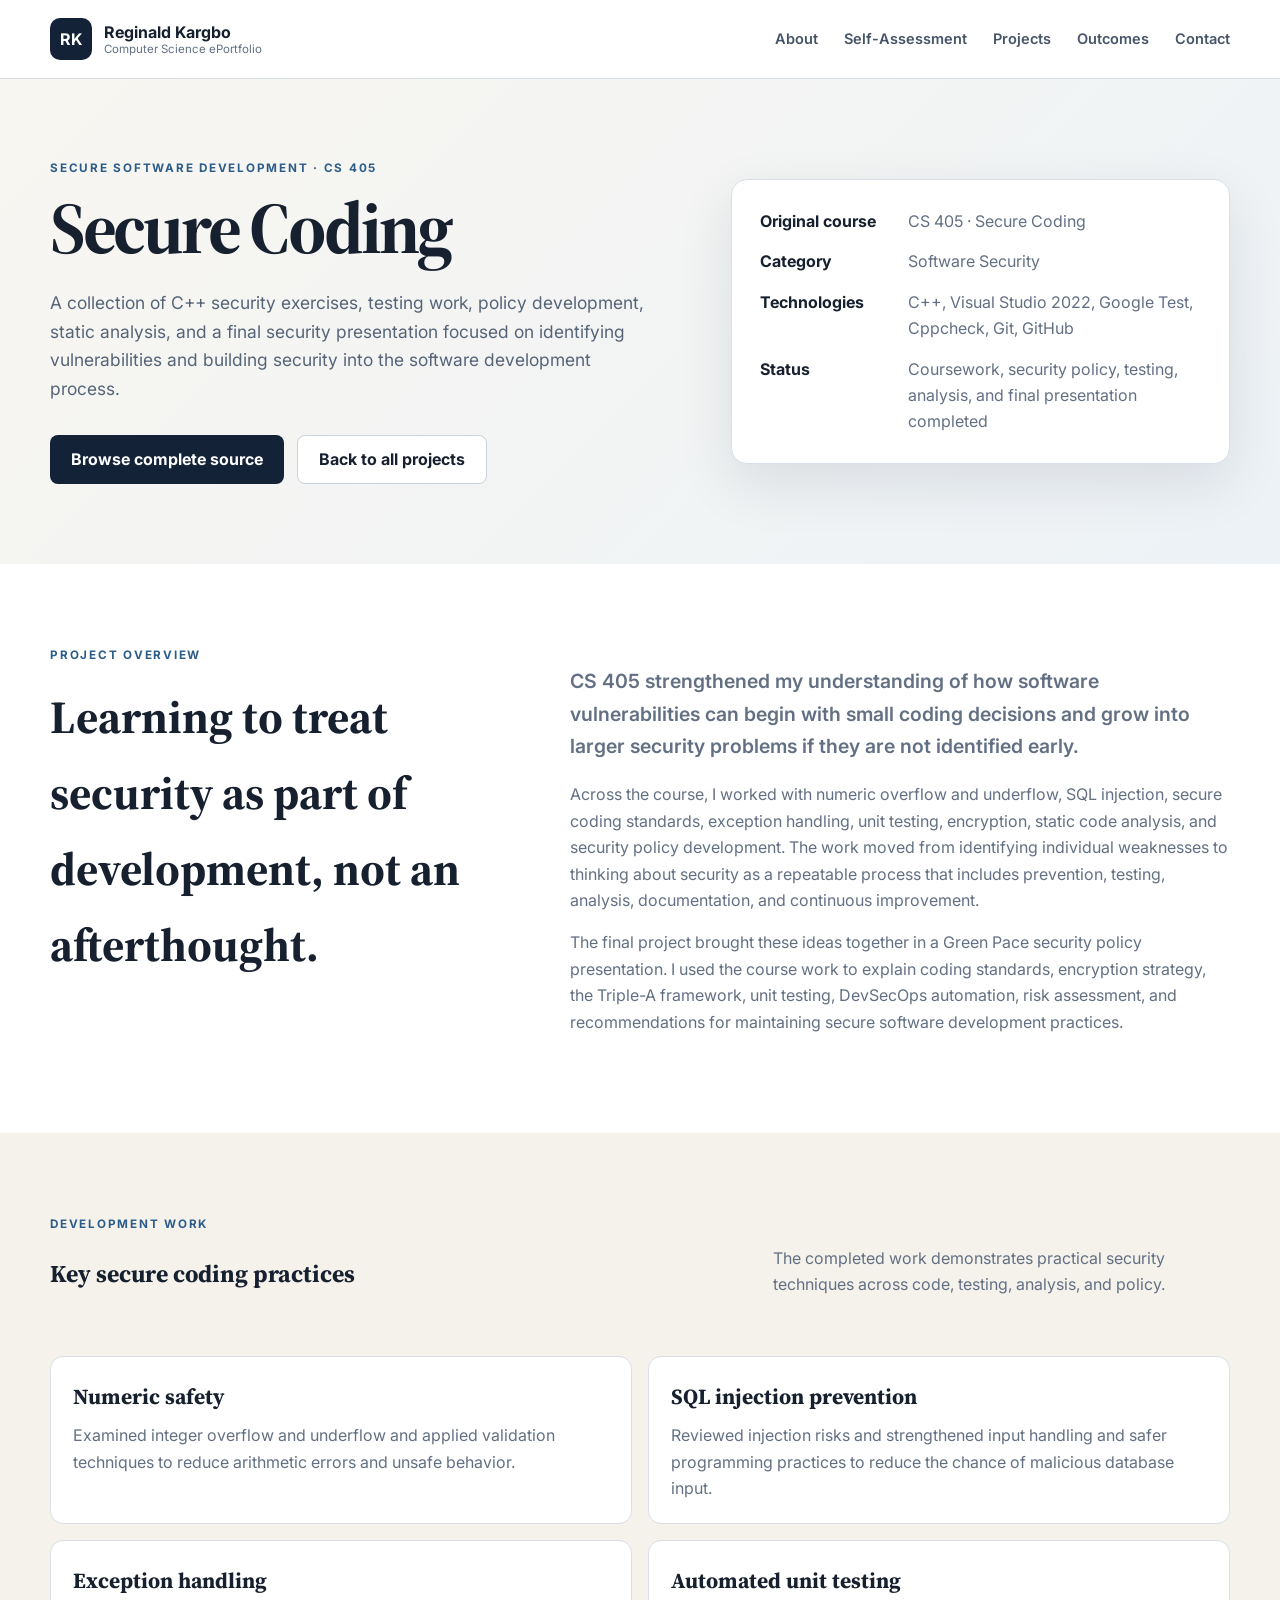
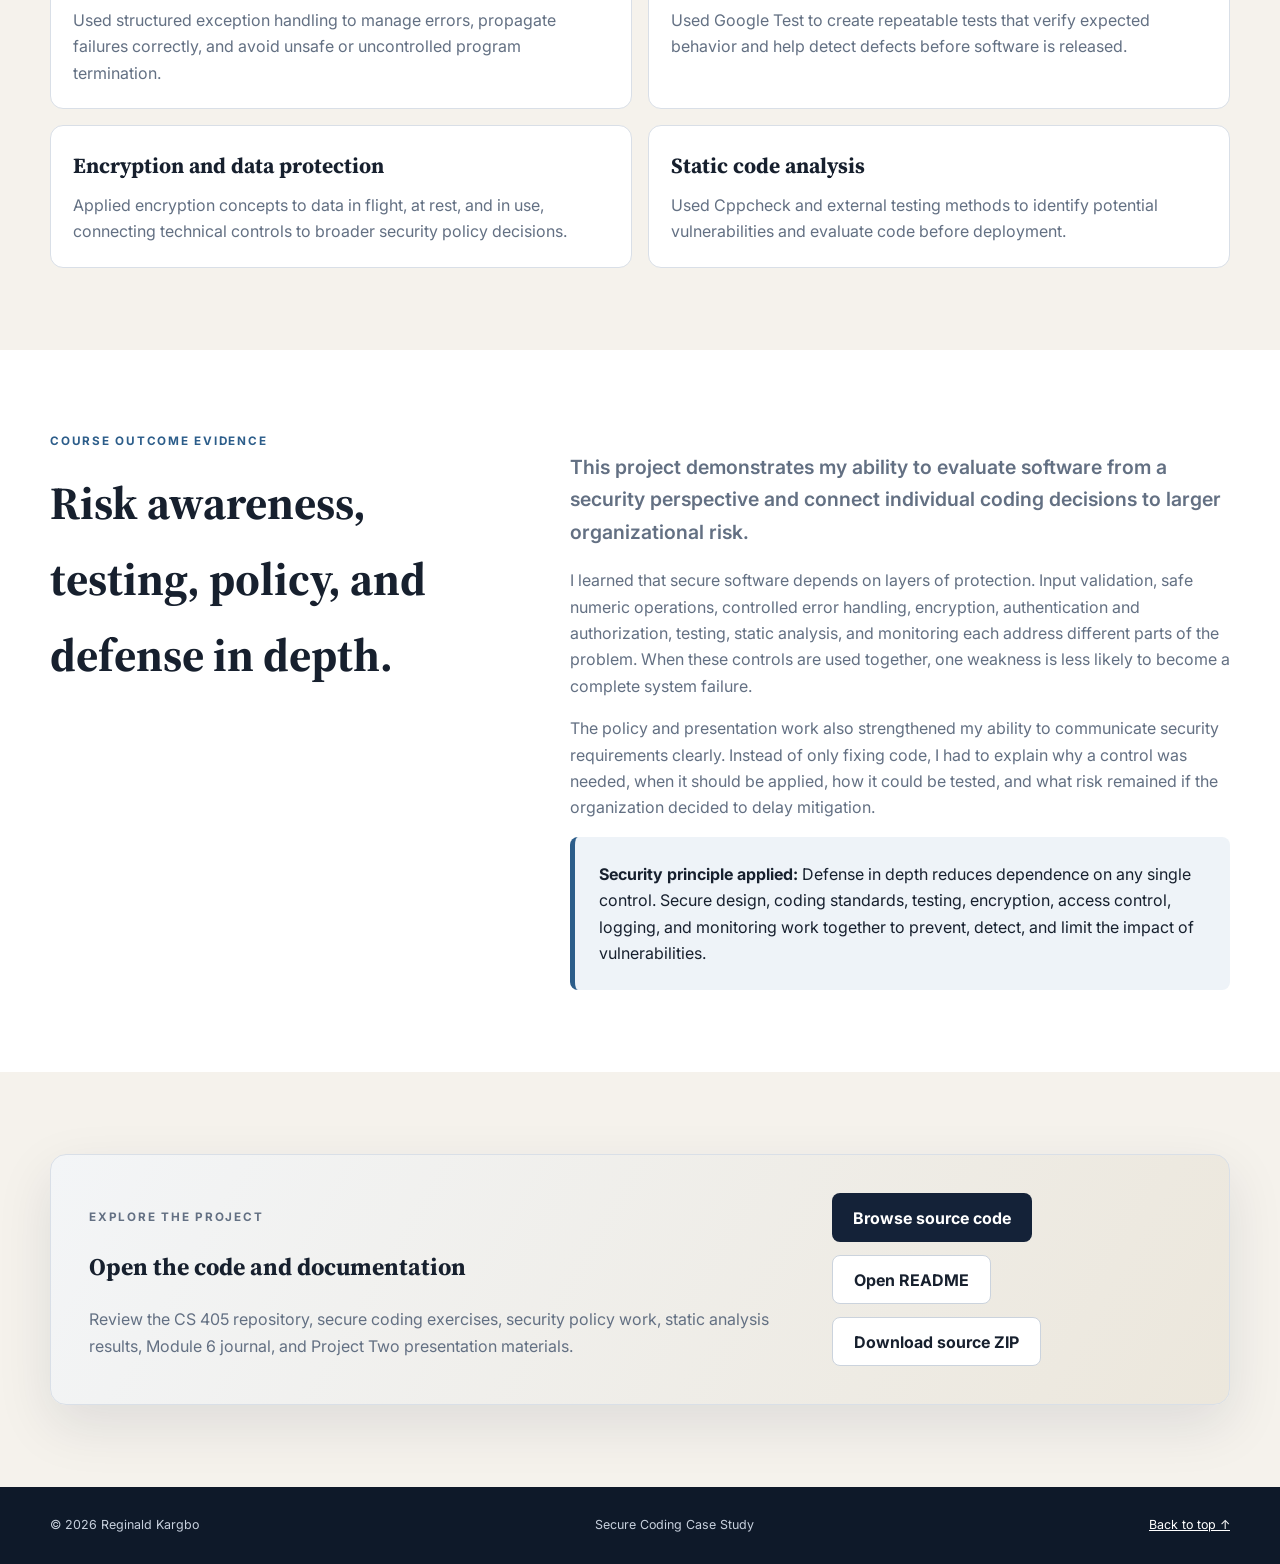
<file: secure-coding.html>
<!DOCTYPE html>
<html lang="en"><head><meta charset="UTF-8"><meta name="viewport" content="width=device-width,initial-scale=1"><meta name="description" content="CS 405 Secure Coding case study by Reginald Kargbo"><title>Secure Coding | Reginald Kargbo</title><link rel="preconnect" href="https://fonts.googleapis.com"><link rel="preconnect" href="https://fonts.gstatic.com" crossorigin><link href="https://fonts.googleapis.com/css2?family=Inter:wght@400;500;600;700&family=Source+Serif+4:wght@600;700&display=swap" rel="stylesheet"><link rel="stylesheet" href="styles.css"></head><body>
<header class="site-header"><div class="container nav"><a class="brand" href="index.html#home"><span>RK</span><div><strong>Reginald Kargbo</strong><small>Computer Science ePortfolio</small></div></a><nav><a href="index.html#about">About</a><a href="index.html#self-assessment">Self-Assessment</a><a href="index.html#projects">Projects</a><a href="index.html#outcomes">Outcomes</a><a href="index.html#contact">Contact</a></nav></div></header><main>
<section class="case-hero"><div class="container case-hero-grid"><div><p class="eyebrow">Secure Software Development · CS 405</p><h1>Secure Coding</h1><p class="lead">A collection of C++ security exercises, testing work, policy development, static analysis, and a final security presentation focused on identifying vulnerabilities and building security into the software development process.</p><div class="actions"><a class="btn primary" href="https://github.com/reginald441/CS405-Secure-Coding" target="_blank" rel="noopener">Browse complete source</a><a class="btn secondary" href="index.html#projects">Back to all projects</a></div></div><aside class="case-summary"><dl><dt>Original course</dt><dd>CS 405 · Secure Coding</dd><dt>Category</dt><dd>Software Security</dd><dt>Technologies</dt><dd>C++, Visual Studio 2022, Google Test, Cppcheck, Git, GitHub</dd><dt>Status</dt><dd>Coursework, security policy, testing, analysis, and final presentation completed</dd></dl></aside></div></section>
<section class="case-section"><div class="container case-grid"><div><p class="label">Project overview</p><h2>Learning to treat security as part of development, not an afterthought.</h2></div><div class="case-copy"><p class="large">CS 405 strengthened my understanding of how software vulnerabilities can begin with small coding decisions and grow into larger security problems if they are not identified early.</p><p>Across the course, I worked with numeric overflow and underflow, SQL injection, secure coding standards, exception handling, unit testing, encryption, static code analysis, and security policy development. The work moved from identifying individual weaknesses to thinking about security as a repeatable process that includes prevention, testing, analysis, documentation, and continuous improvement.</p><p>The final project brought these ideas together in a Green Pace security policy presentation. I used the course work to explain coding standards, encryption strategy, the Triple-A framework, unit testing, DevSecOps automation, risk assessment, and recommendations for maintaining secure software development practices.</p></div></div></section>
<section class="case-section alt"><div class="container"><div class="section-head"><div><p class="label">Development work</p><h2>Key secure coding practices</h2></div><p>The completed work demonstrates practical security techniques across code, testing, analysis, and policy.</p></div><div class="feature-list"><div class="feature-card"><h3>Numeric safety</h3><p>Examined integer overflow and underflow and applied validation techniques to reduce arithmetic errors and unsafe behavior.</p></div><div class="feature-card"><h3>SQL injection prevention</h3><p>Reviewed injection risks and strengthened input handling and safer programming practices to reduce the chance of malicious database input.</p></div><div class="feature-card"><h3>Exception handling</h3><p>Used structured exception handling to manage errors, propagate failures correctly, and avoid unsafe or uncontrolled program termination.</p></div><div class="feature-card"><h3>Automated unit testing</h3><p>Used Google Test to create repeatable tests that verify expected behavior and help detect defects before software is released.</p></div><div class="feature-card"><h3>Encryption and data protection</h3><p>Applied encryption concepts to data in flight, at rest, and in use, connecting technical controls to broader security policy decisions.</p></div><div class="feature-card"><h3>Static code analysis</h3><p>Used Cppcheck and external testing methods to identify potential vulnerabilities and evaluate code before deployment.</p></div></div></div></section>
<section class="case-section"><div class="container case-grid"><div><p class="label">Course outcome evidence</p><h2>Risk awareness, testing, policy, and defense in depth.</h2></div><div class="case-copy"><p class="large">This project demonstrates my ability to evaluate software from a security perspective and connect individual coding decisions to larger organizational risk.</p><p>I learned that secure software depends on layers of protection. Input validation, safe numeric operations, controlled error handling, encryption, authentication and authorization, testing, static analysis, and monitoring each address different parts of the problem. When these controls are used together, one weakness is less likely to become a complete system failure.</p><p>The policy and presentation work also strengthened my ability to communicate security requirements clearly. Instead of only fixing code, I had to explain why a control was needed, when it should be applied, how it could be tested, and what risk remained if the organization decided to delay mitigation.</p><div class="milestone-note"><strong>Security principle applied:</strong> Defense in depth reduces dependence on any single control. Secure design, coding standards, testing, encryption, access control, logging, and monitoring work together to prevent, detect, and limit the impact of vulnerabilities.</div></div></div></section>
<section class="case-section alt"><div class="container download-panel"><div><p class="label">Explore the project</p><h2>Open the code and documentation</h2><p>Review the CS 405 repository, secure coding exercises, security policy work, static analysis results, Module 6 journal, and Project Two presentation materials.</p></div><div class="contact-actions"><a class="btn primary" href="https://github.com/reginald441/CS405-Secure-Coding" target="_blank" rel="noopener">Browse source code</a><a class="btn secondary" href="https://github.com/reginald441/CS405-Secure-Coding/blob/main/README.md" target="_blank" rel="noopener">Open README</a><a class="btn secondary" href="https://github.com/reginald441/CS405-Secure-Coding/archive/refs/heads/main.zip">Download source ZIP</a></div></div></section></main><footer><div class="container foot"><span>© 2026 Reginald Kargbo</span><span>Secure Coding Case Study</span><a href="#top">Back to top ↑</a></div></footer></body></html>
</file>
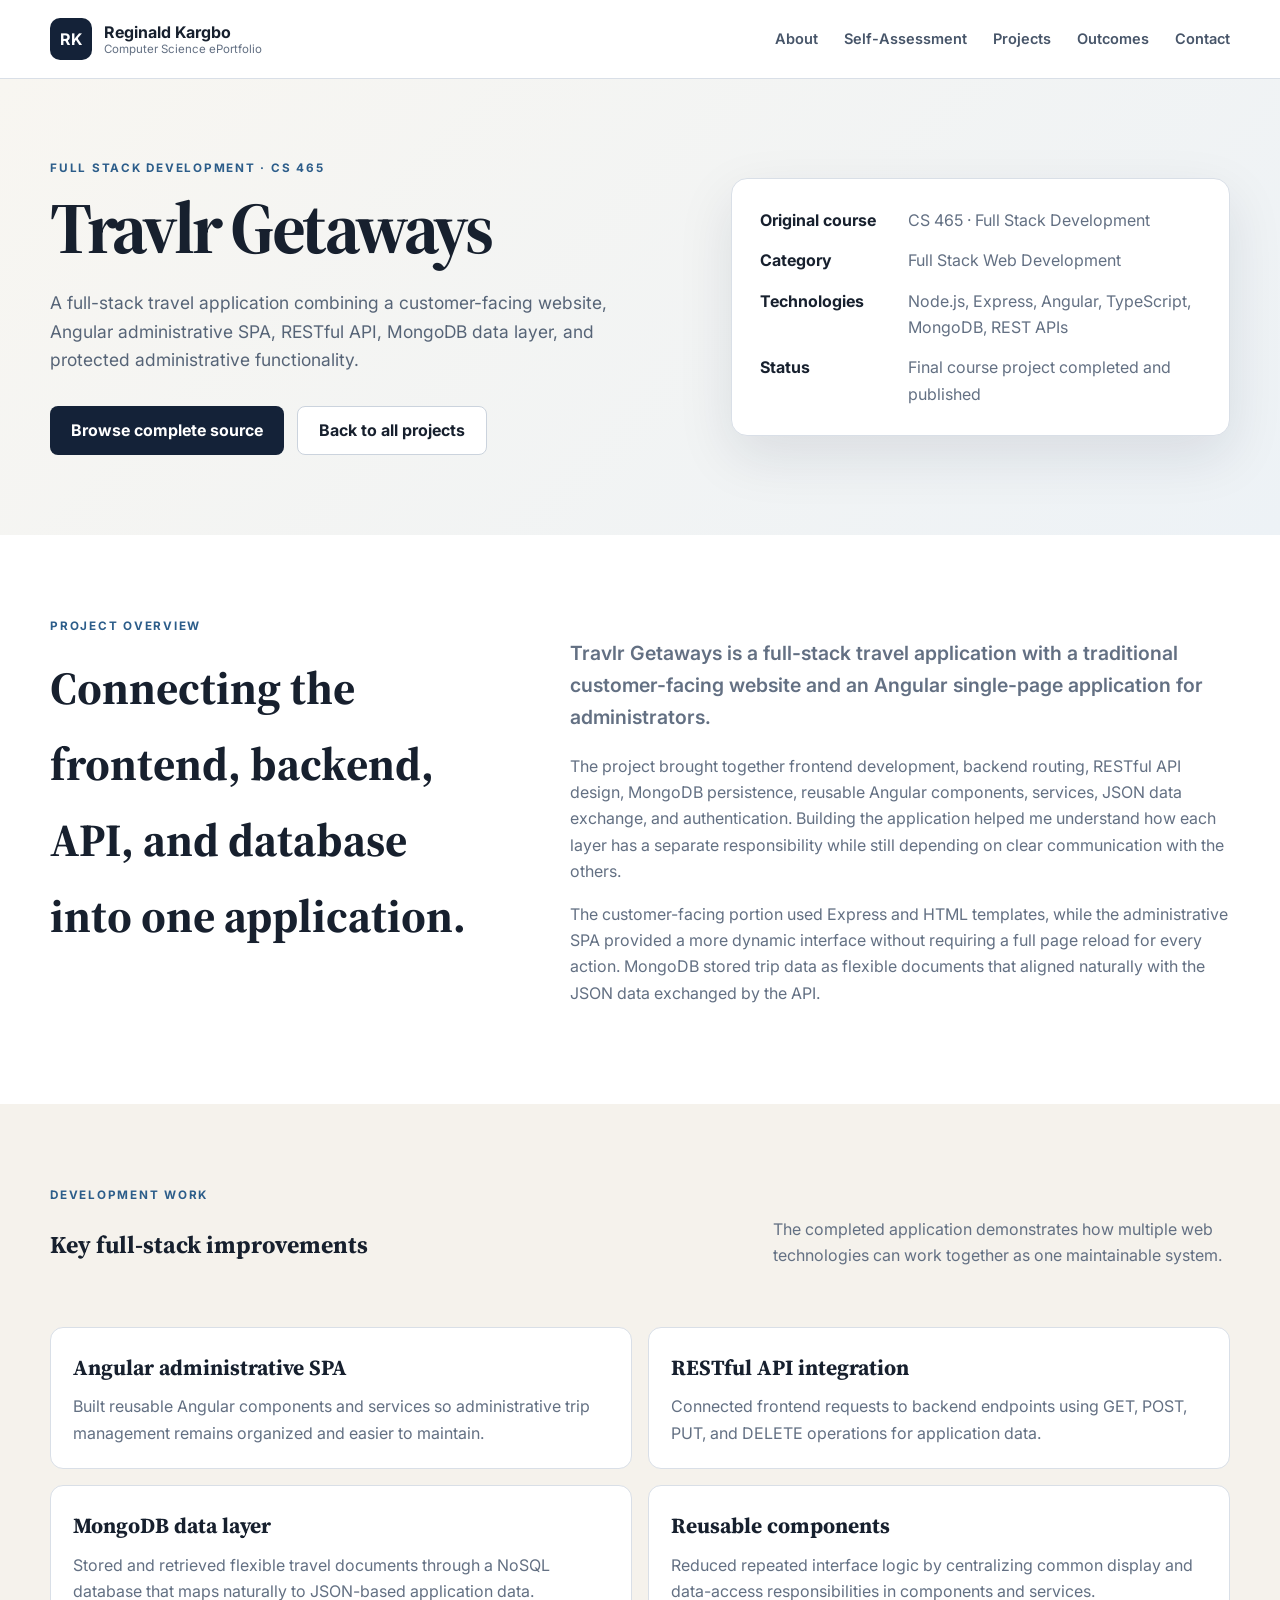
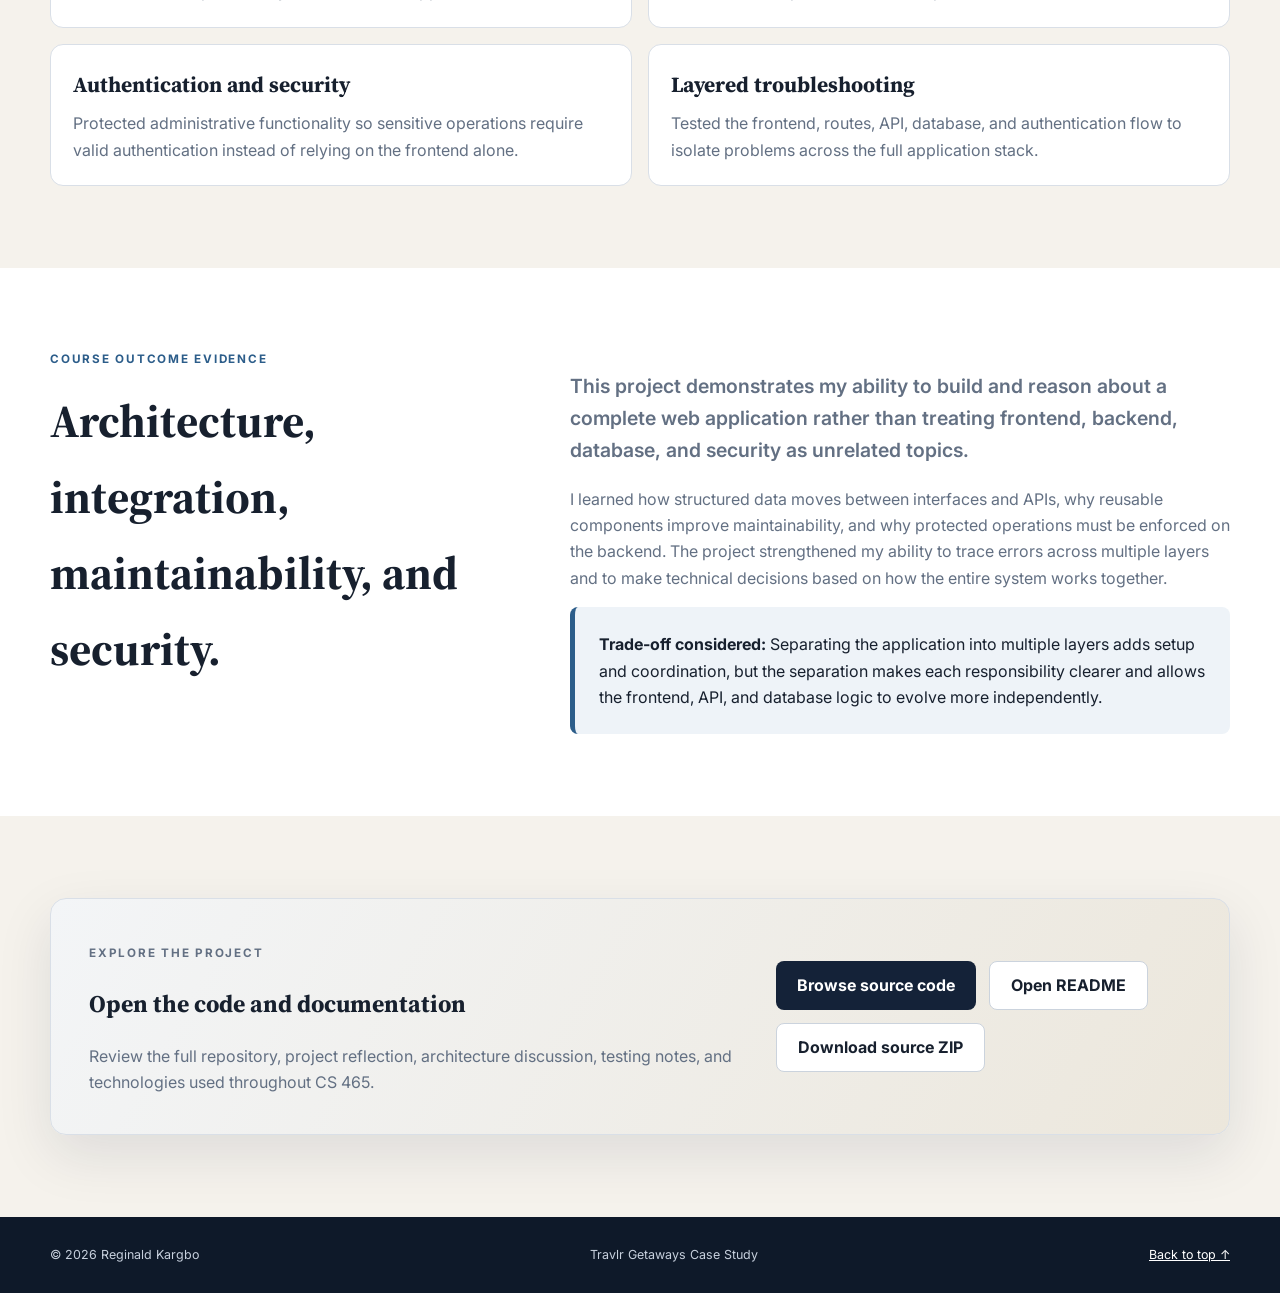
<file: travlr-getaways.html>
<!DOCTYPE html>
<html lang="en"><head><meta charset="UTF-8"><meta name="viewport" content="width=device-width,initial-scale=1"><meta name="description" content="Travlr Getaways case study by Reginald Kargbo"><title>Travlr Getaways | Reginald Kargbo</title><link rel="preconnect" href="https://fonts.googleapis.com"><link rel="preconnect" href="https://fonts.gstatic.com" crossorigin><link href="https://fonts.googleapis.com/css2?family=Inter:wght@400;500;600;700&family=Source+Serif+4:wght@600;700&display=swap" rel="stylesheet"><link rel="stylesheet" href="styles.css"></head><body>
<header class="site-header"><div class="container nav"><a class="brand" href="index.html#home"><span>RK</span><div><strong>Reginald Kargbo</strong><small>Computer Science ePortfolio</small></div></a><nav><a href="index.html#about">About</a><a href="index.html#self-assessment">Self-Assessment</a><a href="index.html#projects">Projects</a><a href="index.html#outcomes">Outcomes</a><a href="index.html#contact">Contact</a></nav></div></header><main>
<section class="case-hero"><div class="container case-hero-grid"><div><p class="eyebrow">Full Stack Development · CS 465</p><h1>Travlr Getaways</h1><p class="lead">A full-stack travel application combining a customer-facing website, Angular administrative SPA, RESTful API, MongoDB data layer, and protected administrative functionality.</p><div class="actions"><a class="btn primary" href="https://github.com/reginald441/CS465-Full-Stack-Development" target="_blank">Browse complete source</a><a class="btn secondary" href="index.html#projects">Back to all projects</a></div></div><aside class="case-summary"><dl><dt>Original course</dt><dd>CS 465 · Full Stack Development</dd><dt>Category</dt><dd>Full Stack Web Development</dd><dt>Technologies</dt><dd>Node.js, Express, Angular, TypeScript, MongoDB, REST APIs</dd><dt>Status</dt><dd>Final course project completed and published</dd></dl></aside></div></section>
<section class="case-section"><div class="container case-grid"><div><p class="label">Project overview</p><h2>Connecting the frontend, backend, API, and database into one application.</h2></div><div class="case-copy"><p class="large">Travlr Getaways is a full-stack travel application with a traditional customer-facing website and an Angular single-page application for administrators.</p><p>The project brought together frontend development, backend routing, RESTful API design, MongoDB persistence, reusable Angular components, services, JSON data exchange, and authentication. Building the application helped me understand how each layer has a separate responsibility while still depending on clear communication with the others.</p><p>The customer-facing portion used Express and HTML templates, while the administrative SPA provided a more dynamic interface without requiring a full page reload for every action. MongoDB stored trip data as flexible documents that aligned naturally with the JSON data exchanged by the API.</p></div></div></section>
<section class="case-section alt"><div class="container"><div class="section-head"><div><p class="label">Development work</p><h2>Key full-stack improvements</h2></div><p>The completed application demonstrates how multiple web technologies can work together as one maintainable system.</p></div><div class="feature-list"><div class="feature-card"><h3>Angular administrative SPA</h3><p>Built reusable Angular components and services so administrative trip management remains organized and easier to maintain.</p></div><div class="feature-card"><h3>RESTful API integration</h3><p>Connected frontend requests to backend endpoints using GET, POST, PUT, and DELETE operations for application data.</p></div><div class="feature-card"><h3>MongoDB data layer</h3><p>Stored and retrieved flexible travel documents through a NoSQL database that maps naturally to JSON-based application data.</p></div><div class="feature-card"><h3>Reusable components</h3><p>Reduced repeated interface logic by centralizing common display and data-access responsibilities in components and services.</p></div><div class="feature-card"><h3>Authentication and security</h3><p>Protected administrative functionality so sensitive operations require valid authentication instead of relying on the frontend alone.</p></div><div class="feature-card"><h3>Layered troubleshooting</h3><p>Tested the frontend, routes, API, database, and authentication flow to isolate problems across the full application stack.</p></div></div></div></section>
<section class="case-section"><div class="container case-grid"><div><p class="label">Course outcome evidence</p><h2>Architecture, integration, maintainability, and security.</h2></div><div class="case-copy"><p class="large">This project demonstrates my ability to build and reason about a complete web application rather than treating frontend, backend, database, and security as unrelated topics.</p><p>I learned how structured data moves between interfaces and APIs, why reusable components improve maintainability, and why protected operations must be enforced on the backend. The project strengthened my ability to trace errors across multiple layers and to make technical decisions based on how the entire system works together.</p><div class="milestone-note"><strong>Trade-off considered:</strong> Separating the application into multiple layers adds setup and coordination, but the separation makes each responsibility clearer and allows the frontend, API, and database logic to evolve more independently.</div></div></div></section>
<section class="case-section alt"><div class="container download-panel"><div><p class="label">Explore the project</p><h2>Open the code and documentation</h2><p>Review the full repository, project reflection, architecture discussion, testing notes, and technologies used throughout CS 465.</p></div><div class="contact-actions"><a class="btn primary" href="https://github.com/reginald441/CS465-Full-Stack-Development" target="_blank">Browse source code</a><a class="btn secondary" href="https://github.com/reginald441/CS465-Full-Stack-Development/blob/main/README.md" target="_blank">Open README</a><a class="btn secondary" href="https://github.com/reginald441/CS465-Full-Stack-Development/archive/refs/heads/main.zip">Download source ZIP</a></div></div></section></main><footer><div class="container foot"><span>© 2026 Reginald Kargbo</span><span>Travlr Getaways Case Study</span><a href="#top">Back to top ↑</a></div></footer></body></html>
</file>
<file: styles.css>
:root{--navy:#142238;--navy2:#1d304d;--cream:#f5f2ec;--white:#fff;--ink:#17202e;--muted:#637083;--line:#d9dfe7;--blue:#2c5d8a;--gold:#b88938;--green:#477464;--shadow:0 20px 55px rgba(20,34,56,.10)}
*{box-sizing:border-box}html{scroll-behavior:smooth}body{margin:0;font-family:Inter,sans-serif;color:var(--ink);background:var(--cream);line-height:1.65}a{color:inherit}.container{width:min(1180px,calc(100% - 48px));margin:auto}
.site-header{position:sticky;top:0;z-index:50;background:rgba(255,255,255,.96);border-bottom:1px solid var(--line);backdrop-filter:blur(14px)}.nav{min-height:78px;display:flex;align-items:center;justify-content:space-between;gap:30px}.brand{display:flex;align-items:center;gap:12px;text-decoration:none}.brand>span{width:42px;height:42px;display:grid;place-items:center;border-radius:10px;background:var(--navy);color:#fff;font-weight:700}.brand div{display:flex;flex-direction:column;line-height:1.25}.brand small{font-size:.72rem;color:var(--muted)}nav{display:flex;gap:26px}nav a{text-decoration:none;font-size:.91rem;font-weight:600;color:#475569}nav a:hover{color:var(--blue)}
.hero{padding:88px 0;background:linear-gradient(135deg,#f8f6f1 0%,#eef2f6 100%)}.hero-grid{display:grid;grid-template-columns:1.15fr .85fr;gap:78px;align-items:center}.eyebrow,.label{margin:0 0 14px;text-transform:uppercase;letter-spacing:.15em;font-size:.73rem;font-weight:700;color:var(--blue)}h1,h2,h3{font-family:"Source Serif 4",serif}h1{margin:0 0 25px;font-size:clamp(3.3rem,6.2vw,6rem);line-height:.98;letter-spacing:-.045em;max-width:760px}.lead{max-width:720px;color:#566477;font-size:1.09rem}.actions,.quick-links,.contact-actions{display:flex;flex-wrap:wrap;gap:13px;align-items:center}.actions{margin-top:31px}.quick-links{margin-top:25px}.quick-links a,.text-link{font-weight:600;color:var(--blue);text-decoration:none}.btn{display:inline-flex;min-height:49px;align-items:center;justify-content:center;padding:0 21px;border-radius:8px;text-decoration:none;font-weight:700}.primary{background:var(--navy);color:#fff}.secondary{background:#fff;border:1px solid #cbd3dd}.portrait-card{position:relative;max-width:445px;margin-left:auto}.portrait-card img{width:100%;aspect-ratio:1/1.08;object-fit:cover;border-radius:18px;display:block;box-shadow:var(--shadow)}.portrait-caption{position:absolute;left:20px;right:20px;bottom:20px;display:flex;align-items:center;gap:12px;padding:15px;background:rgba(255,255,255,.94);border-radius:12px;box-shadow:0 12px 30px rgba(0,0,0,.15)}.portrait-caption>span{width:10px;height:10px;border-radius:50%;background:var(--green)}.portrait-caption div{display:flex;flex-direction:column}.portrait-caption small{color:var(--muted);font-size:.72rem}
.section{padding:96px 0}.about{background:#fff}.two-col{display:grid;grid-template-columns:.85fr 1.15fr;gap:90px}.section h2{font-size:clamp(2.4rem,4vw,4rem);line-height:1.05;margin:0}.large{font-size:1.22rem;font-weight:600}.two-col p{color:var(--muted)}.skills,.tags{display:flex;flex-wrap:wrap;gap:9px;margin-top:28px}.skills span,.tags span{padding:8px 12px;border:1px solid var(--line);border-radius:999px;background:#fafafa;font-size:.78rem;font-weight:600;color:#526071}
.code-review{background:#fff;border-top:1px solid var(--line)}.video-wrap{position:relative;width:100%;padding-top:56.25%;overflow:hidden;border-radius:16px;background:#0e1929;box-shadow:var(--shadow)}.video-wrap iframe{position:absolute;inset:0;width:100%;height:100%;border:0}.code-review-copy{max-width:860px;margin:30px auto 0;text-align:center}.code-review-copy h3{margin:0 0 10px;font-size:2rem}.code-review-copy p{color:var(--muted);margin:0 0 22px}
.projects{background:var(--cream)}.section-head{display:grid;grid-template-columns:1fr .7fr;gap:70px;align-items:end;margin-bottom:42px}.section-head>p{color:var(--muted)}.project-grid{display:grid;grid-template-columns:repeat(3,1fr);gap:22px}.project{background:#fff;border:1px solid var(--line);border-radius:16px;overflow:hidden;box-shadow:var(--shadow)}.project-bar{height:7px}.blue{background:var(--blue)}.gold{background:var(--gold)}.green{background:var(--green)}.project-body{padding:27px}.meta{display:flex;justify-content:space-between;gap:12px;font-size:.68rem;text-transform:uppercase;letter-spacing:.08em;color:var(--muted)}.meta b{font-size:.65rem}.project h3{font-size:2rem;line-height:1.1;margin:18px 0 6px}.course{font-size:.78rem;color:var(--muted);font-style:italic}.project h4{margin:23px 0 10px;font-size:.78rem;text-transform:uppercase;letter-spacing:.1em}.project ul{padding-left:18px;color:#566477}.project li+li{margin-top:7px}.project-link{display:inline-flex;margin-top:18px;color:var(--blue);font-weight:700;text-decoration:none}.project-link:hover{text-decoration:underline}
.outcomes{background:var(--navy);color:#fff}.label.light{color:#c9a75f}.outcomes .two-col p{color:#cbd5e1}.outcome-list{border-top:1px solid rgba(255,255,255,.18)}.outcome-list div{display:grid;grid-template-columns:50px 1fr;gap:15px;padding:21px 0;border-bottom:1px solid rgba(255,255,255,.18)}.outcome-list b{color:#d7b566}.outcome-list p{margin:0}
.contact{background:#fff}.contact-card{display:flex;align-items:center;justify-content:space-between;gap:55px;padding:52px 58px;border:1px solid var(--line);border-radius:18px;background:linear-gradient(120deg,#f3f5f7,#ece7dc);box-shadow:var(--shadow)}.contact-card p{max-width:700px;color:var(--muted)}footer{padding:28px 0;background:#0e1929;color:#c7d0dd}.foot{display:flex;justify-content:space-between;gap:25px;font-size:.78rem}.foot a{color:#fff}
.case-hero{padding:80px 0;background:linear-gradient(135deg,#f8f6f1 0%,#edf2f6 100%)}.case-hero-grid{display:grid;grid-template-columns:1.1fr .9fr;gap:70px;align-items:center}.case-hero h1{font-size:clamp(3rem,5.7vw,5.5rem)}.case-summary{padding:28px;border:1px solid var(--line);border-radius:16px;background:#fff;box-shadow:var(--shadow)}.case-summary dl{display:grid;grid-template-columns:130px 1fr;gap:14px 18px;margin:0}.case-summary dt{font-weight:700}.case-summary dd{margin:0;color:var(--muted)}.case-section{padding:82px 0;background:#fff}.case-section.alt{background:var(--cream)}.case-grid{display:grid;grid-template-columns:.8fr 1.2fr;gap:80px}.case-grid h2{font-size:clamp(2.2rem,3.6vw,3.5rem);margin:0}.case-copy p{color:var(--muted)}.feature-list{display:grid;grid-template-columns:repeat(2,1fr);gap:16px;margin-top:28px}.feature-card{padding:22px;border:1px solid var(--line);border-radius:13px;background:#fff}.feature-card h3{margin:0 0 8px;font-size:1.35rem}.feature-card p{margin:0;color:var(--muted)}.milestone-note{padding:24px;border-left:5px solid var(--blue);background:#eef3f8;border-radius:8px}.download-panel{display:flex;justify-content:space-between;align-items:center;gap:36px;padding:38px;border:1px solid var(--line);border-radius:16px;background:linear-gradient(120deg,#f3f5f7,#ece7dc);box-shadow:var(--shadow)}.download-panel p{margin:7px 0 0;color:var(--muted)}
@media(max-width:980px){.hero-grid,.two-col,.section-head,.case-hero-grid,.case-grid{grid-template-columns:1fr;gap:42px}.portrait-card{margin:0;max-width:520px}.project-grid{grid-template-columns:1fr}.contact-card,.download-panel{align-items:flex-start;flex-direction:column}.feature-list{grid-template-columns:1fr}}
@media(max-width:720px){.container{width:min(100% - 30px,1180px)}.nav{min-height:68px}.brand div,nav a:not(:last-child){display:none}nav{gap:12px}.hero{padding:64px 0}.section,.case-section{padding:70px 0}h1{font-size:clamp(2.8rem,13vw,4.2rem)}.contact-card{padding:32px 24px}.foot{flex-direction:column}.meta{align-items:flex-start;flex-direction:column}.case-summary dl{grid-template-columns:1fr}.download-panel{padding:28px 22px}}
</file>
